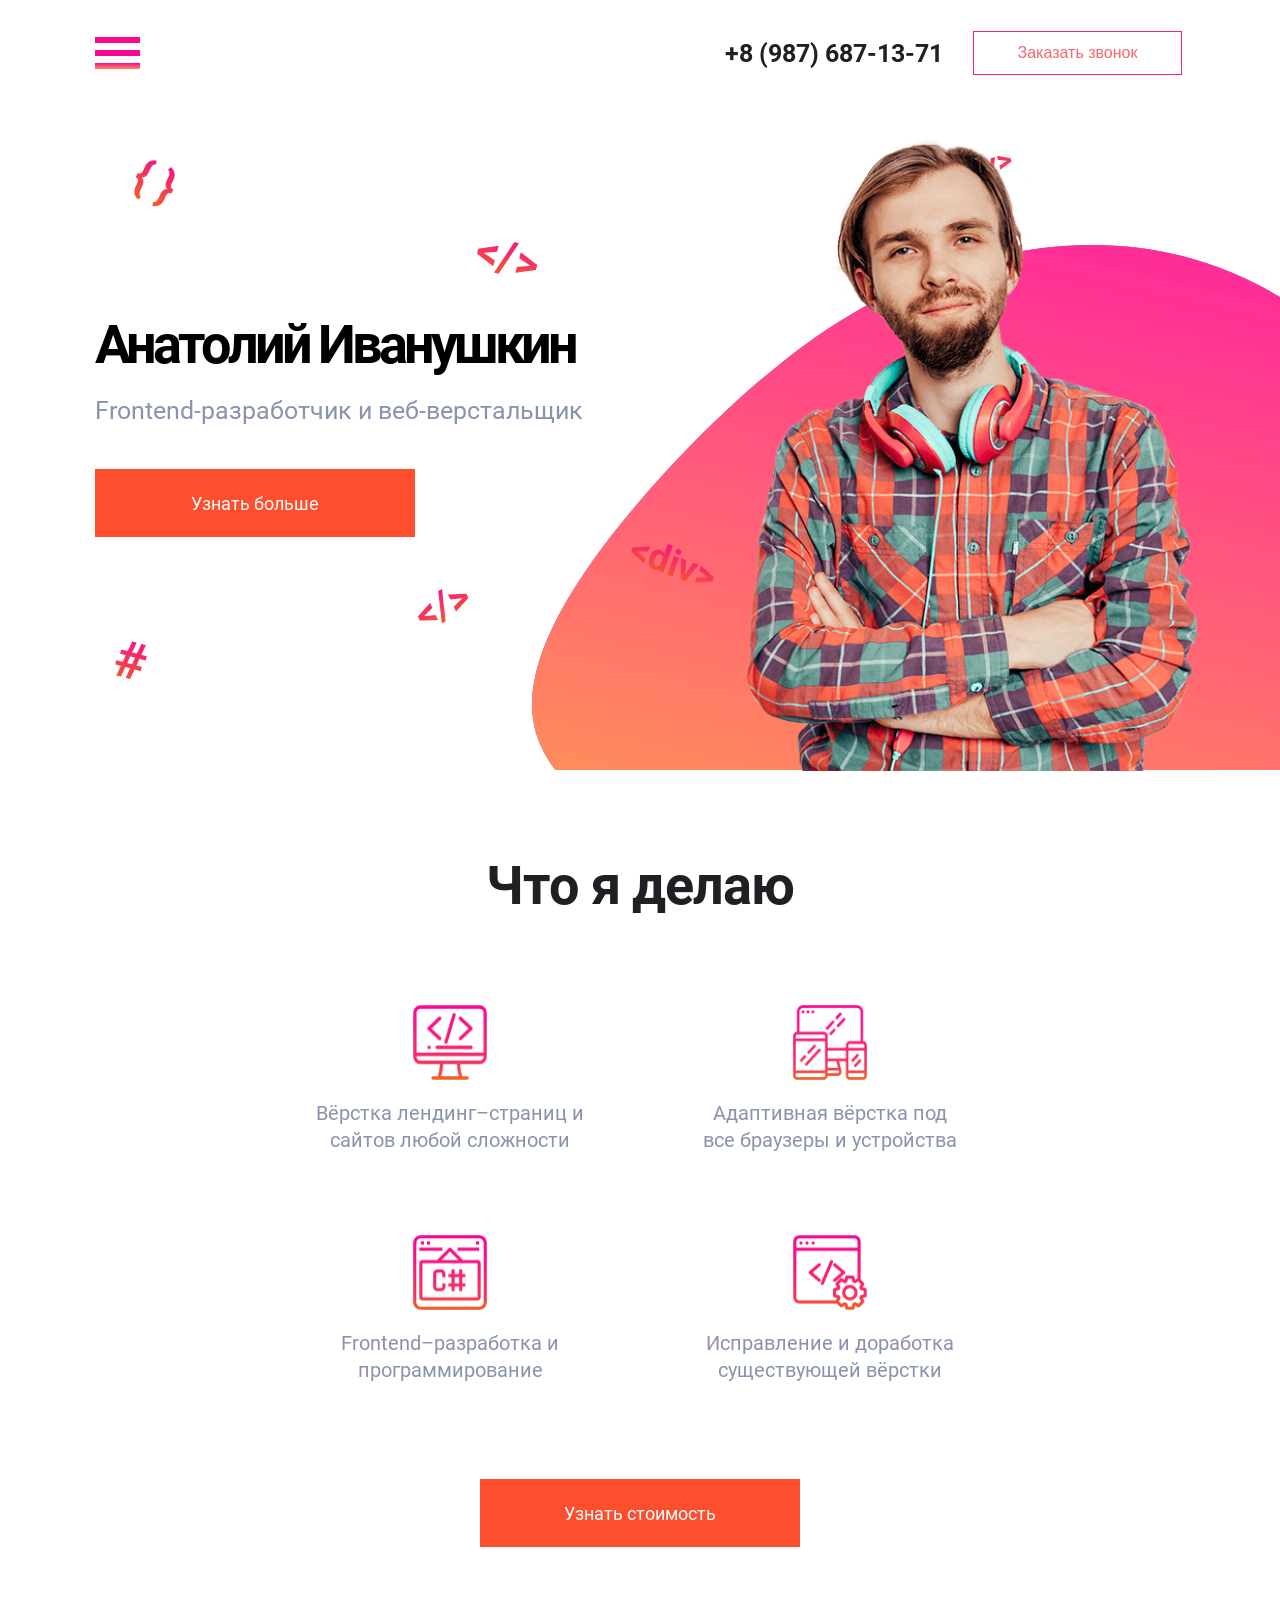
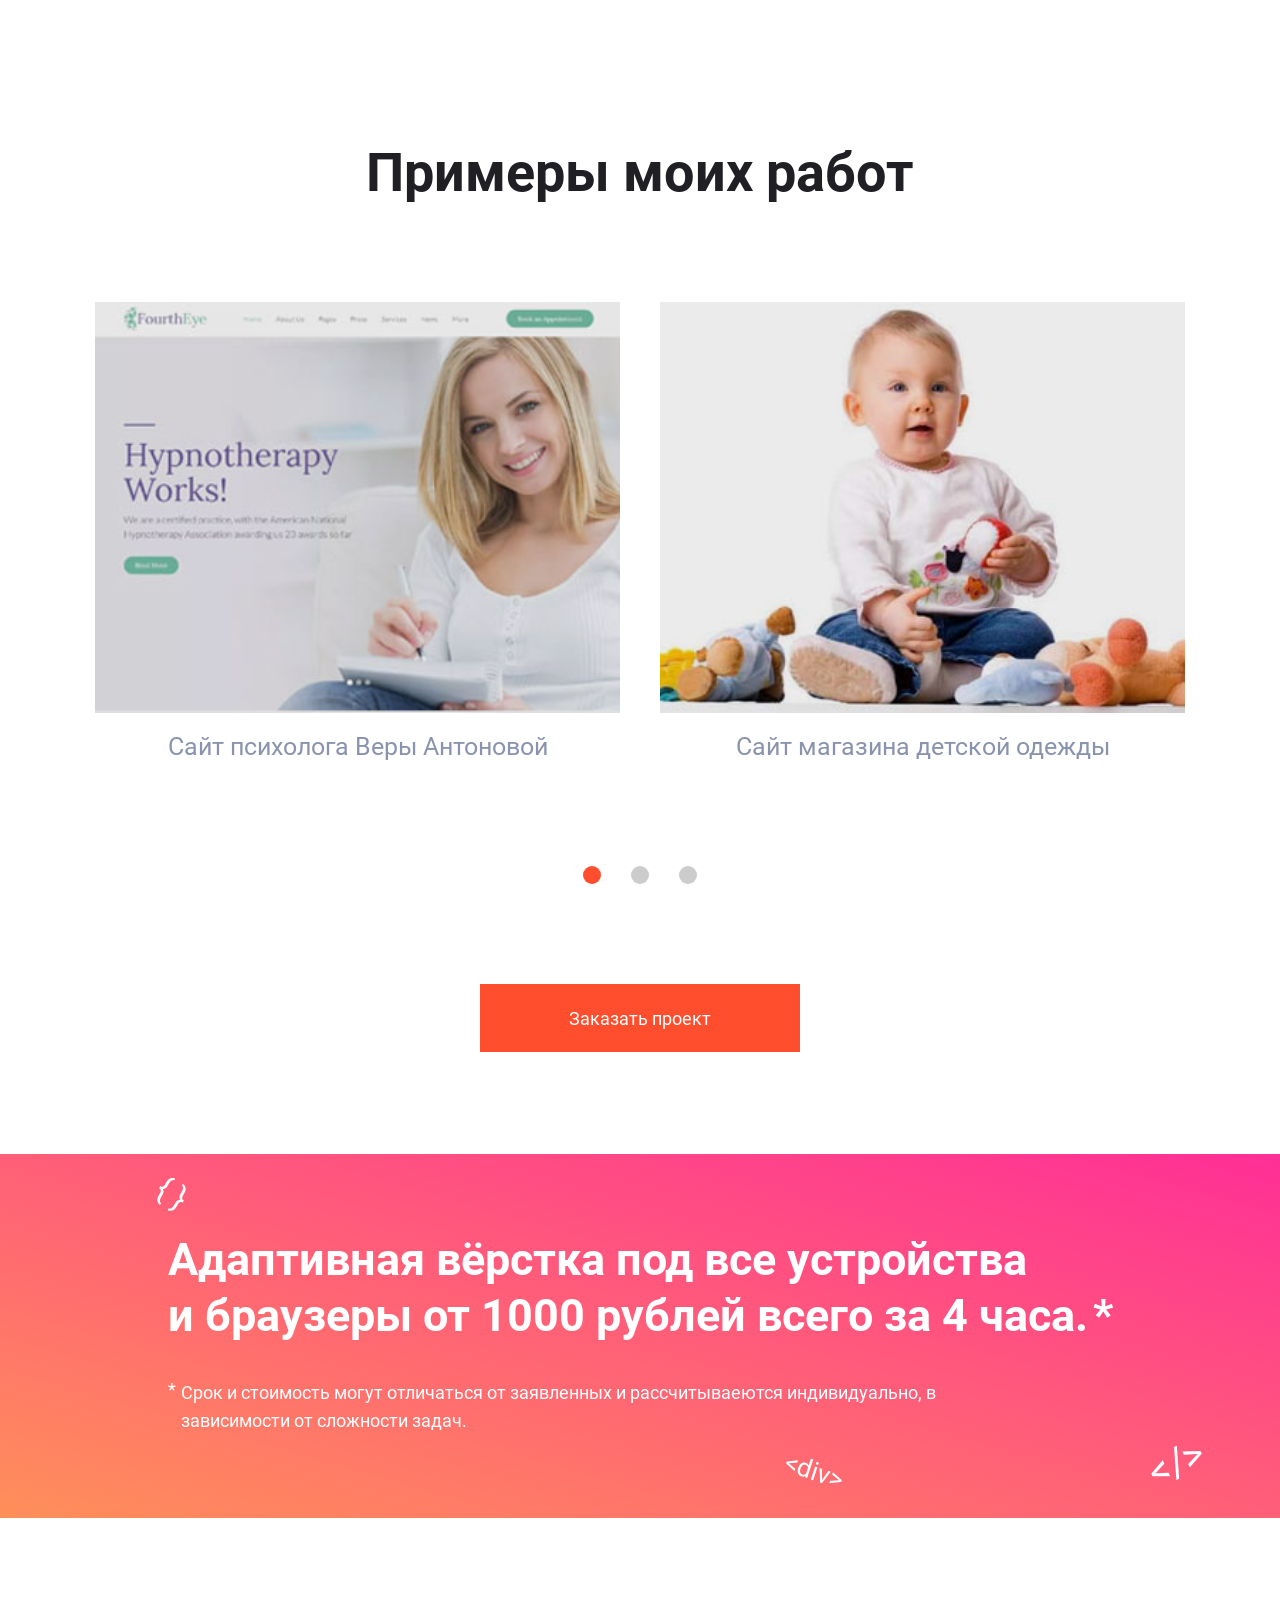
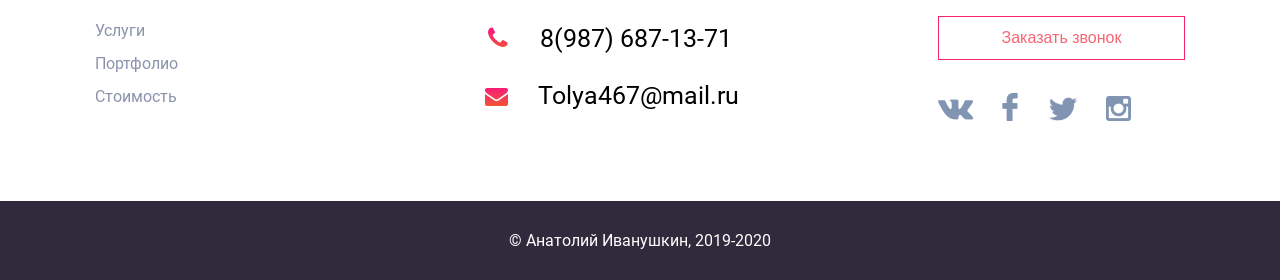
<file: index.html>
<!DOCTYPE html>
<html lang="ru">
<head>
  <meta charset="utf-8">
  <title>Верстка сайтов</title>
  <meta name="viewport" content="width=device-width, initial-scale=1">
  <link rel="stylesheet" type="text/css" href="sniper/swiper.min.css">
  <link rel="stylesheet" type="text/css" href="style.css">
</head>
<body>
  <header class="b-header container-box" id="header">
    <div class="b-header__inner ">
      <div class="b-burger-box b-burger-boxjs">
        <span class="b-burger"></span>
        <span class="b-burger"></span>
        <span class="b-burger"></span>
      </div>
      <nav class="b-nav    b-nav--mobil">
        <ul class="b-nav__list b-nav__list--mobil">
          <li class="b-nav__listed b-nav__listed--bottom"><a href="#skills" class=" b-nav__link  services-js nav" >Услуги</a></li>
          <li class="b-nav__listed b-nav__listed--bottom"><a href="#work" class="b-nav__link    portfolio-js nav">Портфолио</a></li>
          <li class="b-nav__listed b-nav__listed--bottom"><a href="#price" class=" b-nav__link  cost-js nav ">Стоимость</a></li>
        </ul>
        <div class="b-close-burger burger-close-js">
          <span class="b-close-burger__line b-close-burger__line--first"></span>
          <span class="b-close-burger__line b-close-burger__line--two"></span>
          </div>
        
      </nav>
      <div class="b-header__contact">
        <a href="tel:89876871371" class="b-tel">+8 (987) 687-13-71</a>
        <button type="submit" class="b-button b-button--hiden b-buttonjs">Заказать звонок</button>
      </div>
      <div class="b-form-block b-form-blockJs">
        <form class="b-form-block__form" action="mail.php"  method="POST">
          <input type="hidden" name="admin_email[]" value="tolya467@mail.ru">
          <input type="hidden" name="form_subject" value="Тема письма">
          <div class="b-form-block__close close-js">
            <span class="b-form-block__linear b-form-block__linear--first"></span>
            <span class="b-form-block__linear b-form-block__linear--two "></span>
          </div>
          <h3 class="b-form-block__legend">Заказать звонок</h3>
          <label for="name" class="b-form-block__label">Как к Вам обращатся?</label>
          <input type="text" name="name" id="name" class="b-form-block__name" placeholder="Анатолий Сергеевич" data-validate-field="name">
          <label for="number" class="b-form-block__label">Введете ваш номер телефона</label>
          <input type="tel" name="number" id="number" placeholder="+7 (987) 687-13-71"  class="b-form-block__number" data-validate-field="number">
          <div class="b-form-block__box">
            <button type="submit" class="b-form-block__submit link-fank" >Отправить</button>
            <button type="reset"  class="b-form-block__reset">Сброс</button>
          </div>
        </form>
      </div>
      <div class="overlay js-overlay-modal"></div>
      <div class="b-form-fank">
        <p class="b-form-fank__title">Спасибо за отправку</p>
          <a href="#header" class="b-form-fank__link">Вернуться обратно</a>
      </div>
      <div class="b-header__tel">
        <button class="b-button__tel b-buttonjs"><img src="img/telefonmobil.png" class="b-tel__img" alt="Телефон"></button>
      </div>
    </div>
  </header>
  <main class="b-main">
    <section class="b-aboutme container-box">
      <span class="b-icon b-icon--bracket">{&nbsp;}</span>
      <span class="b-icon b-icon--div">&lt;div&gt;</span>
      <span class="b-icon b-icon--lattice">#</span>
      <span class="b-icon b-icon--closing">&lt;/&gt;</span>
      <span class="b-icon b-icon--div-two">&lt;div&gt;</span>
      <span class="b-icon b-icon--closing-two">&lt;/&gt;</span>
      <div class="b-aboutme__block">
        <h1 class="b-aboutme__title">Анатолий&nbsp;Иванушкин</h1>
        <p class="b-aboutme__page">Frontend-разработчик и веб-верстальщик</p>
        <a href="#" class="link  about-me-js" >Узнать больше</a>
        </div>
      <div class="b-aboutme-modal">
          <h2>Немного о себе</h2>
          <p>Мне 25 лет. На данный момент прохожу курсы по верстке сайтов в Skillbox</p>
          <h2>Что я знаю и умею</h2>
          <ul>
            <li>HTML5</li>
            <li>CSS3</li>
            <li>Less</li>
            <li>Валидная и семантическая верстка</li>
            <li>Адаптивная верстка под любые устройсва</li>
            <li>БЭМ</li>
            <li>Mobile First</li>
            <li>Desktop First</li>
            <li>Git</li>
            <li>Photoshop</li>
            <li>Zeplin</li>
            <li>Основы JavaScript</li>
          </ul>
          <h2>Знаком с</h2>
          <ul>
          <li>twig</li>
          <li>pug</li>
        </ul>
          <button class="link link--width close-js">Закрыть</button>
        </div>
      <div class="b-aboutme__inner">
        <div class="b-aboutme__img-box">
          <img src="img/shutterstock.png" height="651" width="435" alt="Разработчик" class="b-aboutme__img">
        </div>
      </div>
      <picture class="b-aboutme__background">
        <source srcset="img/Ellipse3.svg" media="(max-width: 767px)">
        <source srcset="img/Ellipse2.svg" media="(max-width: 1360px)">
        <img src="img/Ellipse1.svg" class="b-aboutme__background-img" alt="Фон">
      </picture>
    </section>
    <section class="b-skills container-box">
      <h2 class="b-skills__title" id="skills">Что я делаю</h2>
      <div class="b-skills__wrap">
        <ul class="b-skills__listed">
          <li class="b-skills__work">
            <div class="b-skills__picture">
              <img src="img/tools-and-utensils.png" alt="Верстка" class="b-skills__img">
            </div>
            <p class="b-skills__page">Вёрстка лендинг–страниц и сайтов любой сложности</p>
          </li>
          <li class="b-skills__work">
            <div class="b-skills b-skills__picture">
              <img src="img/responsive.png" alt="" class="b-skills__img">
            </div>
            <p class=" b-skills__page">Адаптивная вёрстка под все браузеры и устройства</p>
          </li>
          <li class="b-skills__work">
            <div class="b-skills b-skills__picture">
              <img src="img/programming.png" alt="Frontend–разработка" class="b-skills__img">
            </div>
            <p class="  b-skills__page">Frontend–разработка и программирование</p>
          </li>
          <li class="b-skills__work">
            <div class="b-skills b-skills__picture">
              <img src="img/coding.png" height="74" width="74" alt="Исправление" class="b-skills__img">
            </div>
            <p class="b-skills__page">Исправление и доработка существующей вёрстки</p>
          </li>
        </ul>
      </div>
      <a href="#" class="link link--center link-price b-price-modal" id="price">Узнать стоимость</a>
      <section class="b-price">
        <h2>Цены</h2>
        <div class="b-price__wrapper">
        <figure class="b-price__figure">
          <img src="img/tools-and-utensils.png">
          <figcaption>Верстка лейдингов от 4000р*</figcaption>
        </figure>
        <figure class="b-price__figure">
          <img src="img/responsive.png">
          <figcaption class="b-price__figucaption">Адаптивная вёрстка под все браузеры и устройства от 800р*</figcaption>
        </figure>
        <figure class="b-price__figure">
          <img src="img/programming.png">
          <figcaption class="b-price__figucaption">Frontend–разработка и программирование от 5000р*</figcaption>
        </figure>
        <figure class="b-price__figure">
          <img src="img/coding.png">
          <figcaption class="b-price__figucaption">Исправление и доработка существующей вёрстки от 1000р*</figcaption>
        </figure>
      </div>
        <button class="link link--width close-js">Закрыть</button>
      </section>
    </section>
    <section class="b-examples  container-box" id="work">
      <h2 class="b-examples__subtitle">Примеры моих работ</h2>
      <button class="swiper-button-prev"></button>
      <button class="swiper-button-next"></button>
      <div class="swiper-container container-box">
        <div class="swiper-wrapper">
          <div class="swiper-slide card">
            <img src="img/work1.jpg" class="swiper-img" alt="Сайт психолога Веры Антоновой">
            <p class="swiper__page">Сайт психолога Веры Антоновой</p>
          </div>
          <div class="swiper-slide card">
            <img src="img/work2.jpg" class="swiper-img" alt="Сайт магазина детской одежды">
            <p class="swiper__page">Сайт магазина детской одежды</p>
          </div>
          <div class="swiper-slide card">
            <img src="img/work3.jpg" class="swiper-img" alt="Сайт магазина «Рыболов»">
            <p class="swiper__page">Сайт магазина «Рыболов»</p>
          </div>
        </div>
        <div class="swiper-pagination">
        </div>
      </div>
      <a class="link link--center b-order-modal ">Заказать проект</a>
      <div class="b-form-block-order b-form-block-order-js">
      <form class="b-form-block__form"  action="mail.php" enctype="multipart/form-data" method="post">
          <input type="hidden" name="admin_email[]" value="tolya467@mail.ru">
          <input type="hidden" name="form_subject" value="Тема письма">
          <div class="close-js">
            <span class="b-form-block__linear b-form-block__linear--first"></span>
            <span class="b-form-block__linear b-form-block__linear--two "></span>
          </div>
          <h3 class="b-form-block__legend b-form-block__legend--top">Оставьте заявку и я свяжусь с вами</h3>
          <label for="name" class="b-form-block__label">Введите ваше имя и фамилию</label>
          <input type="text" name="name" id="name_surname" class="b-form-order__name" placeholder="Анатолий Сергеевич">
          <label for="number" class="b-form-block__label">Введете ваш номер телефона</label>
          <input type="tel" name="number" id="phone" placeholder="+7 (987) 687-13-71"  class="b-form-order__number">
           <label  class="b-form-block__label">Оптправьте сообщение</label>
         <textarea class="b-textaria" name="text"></textarea>
          <div class="b-form-block__box">
            <button type="submit"  class="b-form-block__submit submit-text">Отправить</button>
            <button type="reset" class="b-form-block__reset">Сброс</button>
          </div>
        </form>
      </div>
    </section>
    <article class="b-advertising">
      <h2 class="b-advertising__title">Адаптивная вёрстка под все устройства  <br>и браузеры от 1000 рублей всего за 4 часа.</h2>
      <p class="b-advertising__page"> Срок и стоимость могут отличаться от заявленных и рассчитываеются индивидуально, в зависимости от сложности задач.</p>
      <span class="b-advertising__icon-one">{&nbsp;}</span>
      <span class="b-advertising__icon-two">&lt;div&gt;</span>
      <span class="b-advertising__icon-free">#</span>
      <span class="b-advertising__icon-four ">&lt;/&gt;</span>
      <span class="b-advertising__icon-five">&lt;div&gt;</span>
      <span class="b-advertising__icon-six">&lt;/&gt;</span>
    </article>
  </main>
  <footer class="b-footer">
    <div class="footer__wrap container-box">
      <nav class="b-nav">
        <ul class="b-nav__list b-nav__list--derection">
          <li class="b-nav__listed"><a href="#skills" class="b-nav__link b-nav__link--color">Услуги</a></li>
          <li class="b-nav__listed"><a href="#price" class="b-nav__link b-nav__link--color">Портфолио</a></li>
          <li class="b-nav__listed"><a href="#work" class="b-nav__link b-nav__link--color">Стоимость</a></li>
        </ul>
      </nav>
      <div class="b-footer__contact ">
        <a href="tel:89876871371" class="b-footer__number icon-phone">8(987) 687-13-71</a>
        <a href="mailto:tolya467@mail.ru" class="b-footer__mail icon-mail-alt">Tolya467@mail.ru</a>
      </div>
      <div class="b-footer__inner">
        <button class="b-button b-button--style b-button--position b-buttonjs">Заказать звонок</button>
        <ul class="b-social">
          <li class=" b-social__list">
            <a href="https://vk.com/id75856884" target="blank"  class="b-social__link b-social__link--vk"></a>
          </li>
          <li class="b-social__list">
            <a href="https://www.facebook.com/" target="balnk"  class="b-social__link b-social__link--fac"></a>
          </li>
          <li class="b-social__list">
            <a href="https://twitter.com/explore" target="blank" class="b-social__link b-social__link--twit"></a>
          </li>
          <li class="b-social__list">
            <a href="https://www.instagram.com/anatoliy.ivan94/" target="blank"   class="b-social__link b-social__link--inst"></a>
          </li>
        </ul>
    </div>
  </div>
    <div class="b-footer__end">
      <p class="b-footer__text">&copy; Анатолий Иванушкин, 2019-2020</p>
    </div>
  </footer>
  <script src="sniper/swiper.min.js"></script>
  <script src="Js/jquery-3.5.1.min.js"></script>
  <script src="mask/jquery.inputmask.min.js"></script>
  <script src="validation/jquery.validate.min.js"></script>
  <script src="Js/slider.js"></script>
  <script src="Js/jq.js"></script>
</body>
</html>
</file>
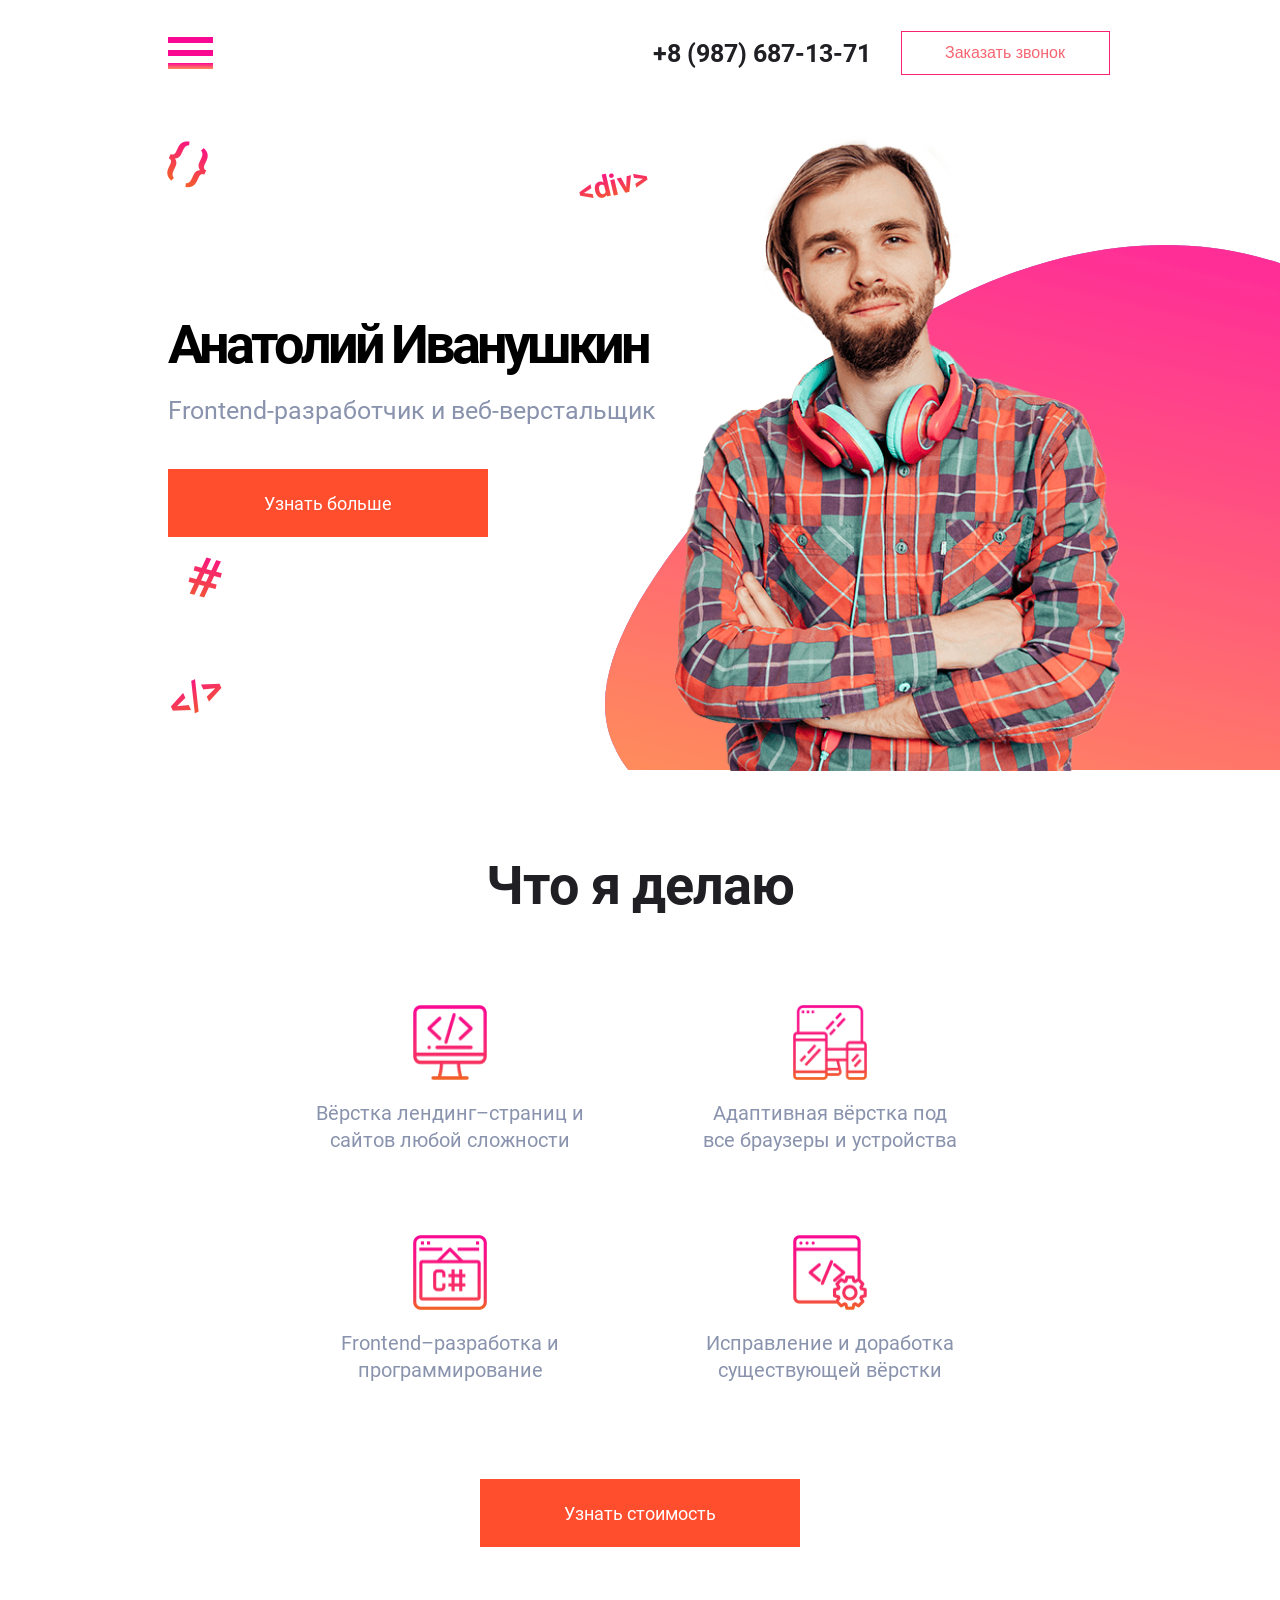
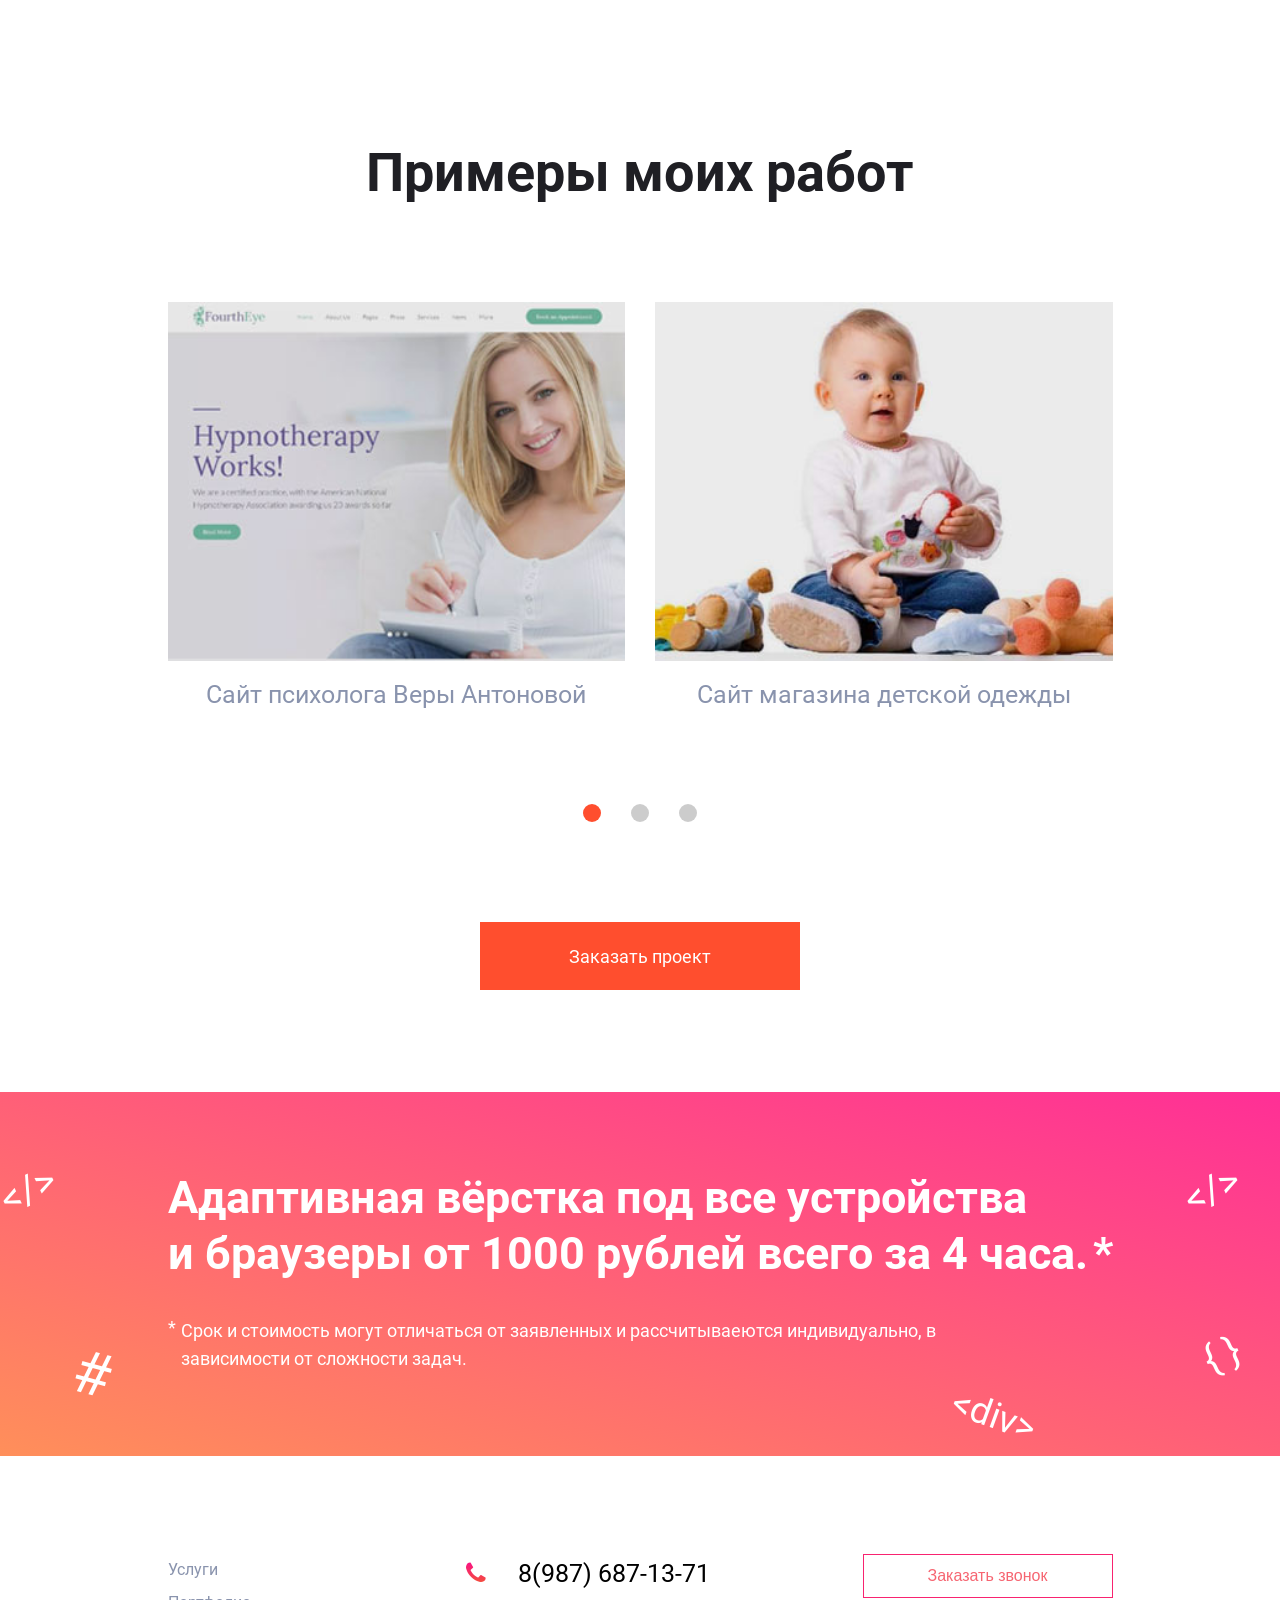
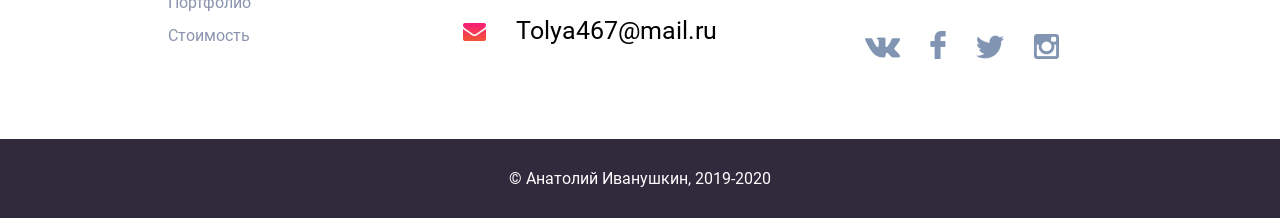
<file: Верстка дипломного проекта/index.html>
<!DOCTYPE html>
<html lang="ru">
<head>
  <meta charset="utf-8">
  <title>Мой сайт</title>
  <meta name="viewport" content="width=device-width, initial-scale=1">
  <link rel="stylesheet" type="text/css" href="sniper/swiper.min.css">
  <link rel="stylesheet" type="text/css" href="style.css">
</head>
<body>
  <header class="b-header container-box">
    <div class="b-header__inner ">
      <div class="b-burger-box b-burger-boxjs">
        <span class="b-burger"></span>
        <span class="b-burger"></span>
        <span class="b-burger"></span>
      </div>
      <nav class="b-nav   b-nav--hidden b-nav--mobil b-header__navjs ">
        <ul class="b-nav__list b-nav__list--mobil">
          <li class="b-nav__listed b-nav__listed--bottom"><a href="#1" class=" b-nav__link services-js">Услуги</a></li>
          <li class="b-nav__listed b-nav__listed--bottom"><a href="#2" class="b-nav__link portfolio-js ">Портфолио</a></li>
          <li class="b-nav__listed b-nav__listed--bottom"><a href="#3" class="b-nav__link  cost-js">Стоимость</a></li>
        </ul>

        <div class="b-close-burger">
          <span class="b-close-burger__line b-close-burger__line--first"></span>
          <span class="b-close-burger__line b-close-burger__line--two"></span>
        </div>
      </nav>
      <div class="b-header__contact">
        <a href="tel:89876871371" class="b-tel">+8 (987) 687-13-71</a>
        <button type="submit" class="b-button b-button--hiden b-buttonjs">Заказать звонок</button>
      </div>
      <div class="b-form-block b-form-blockJs">
        <form class="b-form-block__form">
          <div class="b-form-block__close">
            <span class="b-form-block__linear b-form-block__linear--first"></span>
            <span class="b-form-block__linear b-form-block__linear--two "></span>
          </div>
          <h3 class="b-form-block__legend">Заказать звонок</h3>
          <label for="name" class="b-form-block__label">Как к Вам обращатся?</label>
          <input type="text" name="name" id="name" class="b-form-block__name" placeholder="Анатолий Сергеевич">
          <label for="number" class="b-form-block__label">Введете ваш номер телефона</label>
          <input type="tel" name="number" id="number" placeholder="+7 (987) 687-13-71" pattern="\+7\s?[\(]{0,1}9[0-9]{2}[\)]{0,1}\s?\d{3}[-]" class="b-form-block__number">
          <div class="b-form-block__box">
            <input type="submit" value="Отправить" class="b-form-block__submit">
            <input type="reset" value="Сброс" class="b-form-block__reset">
          </div>
        </form>
      </div>
      <div class="overlay js-overlay-modal"></div>
      <div class="b-header__tel">
        <button class="b-button__tel b-buttonjs-mobil"><img src="img/telefonmobil.png" class="b-tel__img" alt="Телефон"></button>
      </div>
    </div>
  </header>
  <main class="b-main">
    <section class="b-aboutme container-box">
      <span class="b-icon b-icon--bracket">{&nbsp;}</span>
      <span class="b-icon b-icon--div">&lt;div&gt;</span>
      <span class="b-icon b-icon--lattice">#</span>
      <span class="b-icon b-icon--closing">&lt;/&gt;</span>
      <span class="b-icon b-icon--div-two">&lt;div&gt;</span>
      <span class="b-icon b-icon--closing-two">&lt;/&gt;</span>
      <div class="b-aboutme__block">
        <h1 class="b-aboutme__title">Анатолий&nbsp;Иванушкин</h1>
        <p class="b-aboutme__page">Frontend-разработчик и веб-верстальщик</p>
        <a href="#" class="link  about-me__js" >Узнать больше</a>
        </div>
      <div class="b-aboutme-modal">
          <h2>Немного о себе</h2>
          <p>Мне 25 лет. На данный момент прохожу курсы по верстке сайтов в Skillbox</p>
          <h2>Что я знаю и умею</h2>
          <ul>
            <li>HTML5</li>
            <li>CSS3</li>
            <li>Less</li>
            <li>Валидная и семантическая верстка</li>
            <li>Адаптивная верстка под любые устройсва</li>
            <li>БЭМ</li>
            <li>Mobile First</li>
            <li>Desktop First</li>
            <li>Git</li>
            <li>Photoshop</li>
            <li>Zeplin</li>
            <li>Основы JavaScript</li>
          </ul>
          <h2>Знаком с</h2>
          <ul>
          <li>twig</li>
          <li>pug</li>
        </ul>
          <button class="b-aboutme-modal__close link link--width">Закрыть</button>
          <div class="overlay js-overlay-modal"></div>
        </div>
      <div class="b-aboutme__inner">
        <div class="b-aboutme__img-box">
          <img src="img/shutterstock.png" height="651" width="435" alt="Разработчик" class="b-aboutme__img">
        </div>
      </div>
      <picture class="b-aboutme__background">
        <source srcset="img/Ellipse3.svg" media="(max-width: 767px)">
        <source srcset="img/Ellipse2.svg" media="(max-width: 1360px)">
        <img src="img/Ellipse1.svg" class="b-aboutme__background-img" alt="Фон">
      </picture>
    </section>
    <section class="b-skills container-box">
      <h2 class="b-skills__title" id="1">Что я делаю</h2>
      <div class="b-skills__wrap">
        <ul class="b-skills__listed">
          <li class="b-skills__work">
            <div class="b-skills__picture">
              <img src="img/tools-and-utensils.png" alt="Верстка" class="b-skills__img">
            </div>
            <p class="b-skills__page">Вёрстка лендинг–страниц и сайтов любой сложности</p>
          </li>
          <li class="b-skills__work">
            <div class="b-skills b-skills__picture">
              <img src="img/responsive.png" alt="" class="b-skills__img">
            </div>
            <p class=" b-skills__page">Адаптивная вёрстка под все браузеры и устройства</p>
          </li>
          <li class="b-skills__work">
            <div class="b-skills b-skills__picture">
              <img src="img/programming.png" alt="Frontend–разработка" class="b-skills__img">
            </div>
            <p class="  b-skills__page">Frontend–разработка и программирование</p>
          </li>
          <li class="b-skills__work">
            <div class="b-skills b-skills__picture">
              <img src="img/coding.png" height="74" width="74" alt="Исправление" class="b-skills__img">
            </div>
            <p class="b-skills__page">Исправление и доработка существующей вёрстки</p>
          </li>
        </ul>
      </div>
      <a href="#" class="link link--center link-price-js" id="3">Узнать стоимость</a>
      <section class="b-price">
        <h2>Цены</h2>
        <div class="b-price__wrapper">
        <figure class="b-price__figure">
          <img src="img/tools-and-utensils.png">
          <figcaption>Верстка лейдингов от 4000р*</figcaption>
        </figure>
        <figure class="b-price__figure">
          <img src="img/responsive.png">
          <figcaption class="b-price__figucaption">Адаптивная вёрстка под все браузеры и устройства от 800р*</figcaption>
        </figure>
        <figure class="b-price__figure">
          <img src="img/programming.png">
          <figcaption class="b-price__figucaption">Frontend–разработка и программирование от 5000р*</figcaption>
        </figure>
        <figure class="b-price__figure">
          <img src="img/coding.png">
          <figcaption class="b-price__figucaption">Исправление и доработка существующей вёрстки от 1000р*</figcaption>
        </figure>
      </div>
        <button class="b-button-price-js link link--width">Закрыть</button>
        <div class="overlay js-overlay-modal"></div>
      </section>
    </section>
    <section class="b-examples container-box" id="2">
      <h2 class="b-examples__subtitle">Примеры моих работ</h2>
      <button class="swiper-button-prev"></button>
      <button class="swiper-button-next"></button>
      <div class="swiper-container container-box">
        <div class="swiper-wrapper">
          <div class="swiper-slide card">
            <img src="img/work1.jpg" class="swiper-img" alt="Сайт психолога Веры Антоновой">
            <p class="swiper__page">Сайт психолога Веры Антоновой</p>
          </div>
          <div class="swiper-slide card">
            <img src="img/work2.jpg" class="swiper-img" alt="Сайт магазина детской одежды">
            <p class="swiper__page">Сайт магазина детской одежды</p>
          </div>
          <div class="swiper-slide card">
            <img src="img/work3.jpg" class="swiper-img" alt="Сайт магазина «Рыболов»">
            <p class="swiper__page">Сайт магазина «Рыболов»</p>
          </div>
        </div>
        <div class="swiper-pagination">
        </div>
      </div>
      <a class="link link--center link__js">Заказать проект</a>
      <div class="b-form-block-order b-form-block-order-js">
      <form class="b-form-block__form">
          <div class="b-form-order__close">
            <span class="b-form-block__linear b-form-block__linear--first"></span>
            <span class="b-form-block__linear b-form-block__linear--two "></span>
          </div>
          <h3 class="b-form-block__legend b-form-block__legend--top">Прикрепите ваше ТЗ и дизайн сайта</h3>
          <label for="name" class="b-form-block__label">Введите ваше имя и фамилию</label>
          <input type="text" name="name" id="name_surname" class="b-form-block__name" placeholder="Анатолий Сергеевич">
          <label for="number" class="b-form-block__label">Введете ваш номер телефона</label>
          <input type="tel" name="number" id="phone" placeholder="+7 (987) 687-13-71"  class="b-form-block__number">
          <label> 
            <span>ТЗ</span>
          <input type="file" name="file">
          </label>
          <label> 
            <span>Дизайн сайта</span>
          <input type="file" name="file">
          </label>
          <div class="b-form-block__box">
            <input type="submit" value="Отправить" class="b-form-block__submit">
            <input type="reset" value="Сброс" class="b-form-block__reset">
          </div>
        </form>
      </div>
    </section>
    <article class="b-advertising">
      <h2 class="b-advertising__title">Адаптивная вёрстка под все устройства  <br>и браузеры от 1000 рублей всего за 4 часа.</h2>
      <p class="b-advertising__page"> Срок и стоимость могут отличаться от заявленных и рассчитываеются индивидуально, в зависимости от сложности задач.</p>
      <span class="b-advertising__icon b-advertising__icon--bracket">{&nbsp;}</span>
      <span class="b-advertising__icon b-advertising__icon--div">&lt;div&gt;</span>
      <span class="b-advertising__icon b-advertising__icon--lattice">#</span>
      <span class="b-advertising__icon b-advertising__icon--closing">&lt;/&gt;</span>
      <span class="b-advertising__icon b-advertising__icon--div-two">&lt;div&gt;</span>
      <span class="b-advertising__icon b-advertising__icon--closing-two">&lt;/&gt;</span>
    </article>
  </main>
  <footer class="b-footer">
    <div class="footer__wrap container-box">
      <nav class="b-nav">
        <ul class="b-nav__list b-nav__list--derection">
          <li class="b-nav__listed"><a href="#" class="b-nav__link b-nav__link--color">Услуги</a></li>
          <li class="b-nav__listed"><a href="#" class="b-nav__link b-nav__link--color">Портфолио</a></li>
          <li class="b-nav__listed"><a href="#" class="b-nav__link b-nav__link--color">Стоимость</a></li>
        </ul>
      </nav>
      <section class="b-footer__contact ">
        <a href="tel:89876871371" class="b-footer__number icon-phone">8(987) 687-13-71</a>
        <a href="mailto:tolya467@mail.ru" class="b-footer__mail icon-mail-alt">Tolya467@mail.ru</a>
      </section>
      <div class="b-footer__inner">
        <button class="b-button b-button--width b-button--position b-buttonjs-footer">Заказать звонок</button>
        <ul class="b-social">
          <li class=" b-social__list">
            <a href="https://vk.com/id75856884" class="b-social__link b-social__link--vk"></a>
          </li>
          <li class="b-social__list">
            <a href="#" class="b-social__link b-social__link--fac"></a>
          </li>
          <li class="b-social__list">
            <a href="#" class="b-social__link b-social__link--twit"></a>
          </li>
          <li class="b-social__list">
            <a href="#" class="b-social__link b-social__link--inst"></a>
          </li>
        </ul>
    </div>
  </div>
    <div class="b-footer__end">
      <p class="b-footer__text">&copy; Анатолий Иванушкин, 2019-2020</p>
    </div>
  </footer>
  <script src="sniper/swiper.min.js"></script>
  <script src="jquery-3.5.1.min.js"></script>
  <script src="mask/jquery.inputmask.min.js"></script>
  <script src="jquery.validate.min.js"></script>
  <script src="slider.js"></script>
  <script src="mask.js"></script>
  <script src="javascript.js"></script>
</body>
</html>
</file>
<file: style.css>
/* roboto-regular - latin_cyrillic */
@font-face {
  font-family: 'Roboto';
  font-style: normal;
  font-weight: 400;
  src: url('fonts/roboto-v20-latin_cyrillic-regular.eot'); /* IE9 Compat Modes */
  src: local('Roboto'), local('Roboto-Regular'),
       url('fonts/roboto-v20-latin_cyrillic-regular.eot?#iefix') format('embedded-opentype'), /* IE6-IE8 */
       url('fonts/roboto-v20-latin_cyrillic-regular.woff2') format('woff2'), /* Super Modern Browsers */
       url('fonts/roboto-v20-latin_cyrillic-regular.woff') format('woff'), /* Modern Browsers */
       url('fonts/roboto-v20-latin_cyrillic-regular.ttf') format('truetype'), /* Safari, Android, iOS */
       url('fonts/roboto-v20-latin_cyrillic-regular.svg#Roboto') format('svg'); /* Legacy iOS */
}

/* roboto-500 - latin_cyrillic */
@font-face {
  font-family: 'Roboto';
  font-style: normal;
  font-weight: 500;
  src: url('fonts/roboto-v20-latin_cyrillic-500.eot'); /* IE9 Compat Modes */
  src: local('Roboto Medium'), local('Roboto-Medium'),
       url('fonts/roboto-v20-latin_cyrillic-500.eot?#iefix') format('embedded-opentype'), /* IE6-IE8 */
       url('fonts/roboto-v20-latin_cyrillic-500.woff2') format('woff2'), /* Super Modern Browsers */
       url('fonts/roboto-v20-latin_cyrillic-500.woff') format('woff'), /* Modern Browsers */
       url('fonts/roboto-v20-latin_cyrillic-500.ttf') format('truetype'), /* Safari, Android, iOS */
       url('fonts/roboto-v20-latin_cyrillic-500.svg#Roboto') format('svg'); /* Legacy iOS */
}

/* roboto-700 - latin_cyrillic */
@font-face {
  font-family: 'Roboto';
  font-style: normal;
  font-weight: 700;
  src: url('fonts/roboto-v20-latin_cyrillic-700.eot'); /* IE9 Compat Modes */
  src: local('Roboto Bold'), local('Roboto-Bold'),
       url('fonts/roboto-v20-latin_cyrillic-700.eot') format('embedded-opentype'), /* IE6-IE8 */
       url('fonts/roboto-v20-latin_cyrillic-700.woff2') format('woff2'), /* Super Modern Browsers */
       url('fonts/roboto-v20-latin_cyrillic-700.woff') format('woff'), /* Modern Browsers */
       url('fonts/roboto-v20-latin_cyrillic-700.ttf') format('truetype'), /* Safari, Android, iOS */
       url('fonts/roboto-v20-latin_cyrillic-700.svg#Roboto') format('svg'); /* Legacy iOS */
}

/* roboto-900 - latin_cyrillic */
@font-face {
  font-family: 'Roboto';
  font-style: normal;
  font-weight: 900;
  src: url('fonts/roboto-v20-latin_cyrillic-900.eot'); /* IE9 Compat Modes */
  src: local('Roboto Black'), local('Roboto-Black'),
       url('fonts/roboto-v20-latin_cyrillic-900.eot?#iefix') format('embedded-opentype'), /* IE6-IE8 */
       url('fonts/roboto-v20-latin_cyrillic-900.woff2') format('woff2'), /* Super Modern Browsers */
       url('fonts/roboto-v20-latin_cyrillic-900.woff') format('woff'), /* Modern Browsers */
       url('fonts/roboto-v20-latin_cyrillic-900.ttf') format('truetype'), /* Safari, Android, iOS */
       url('fonts/roboto-v20-latin_cyrillic-900.svg#Roboto') format('svg'); /* Legacy iOS */
}

@font-face {
  font-family: 'fontello';
  src: url('./font/fontello.eot?14354175');
  src: url('./font/fontello.eot?14354175#iefix') format('embedded-opentype'),
       url('./font/fontello.woff2?14354175') format('woff2'),
       url('./font/fontello.woff?14354175') format('woff'),
       url('./font/fontello.ttf?14354175') format('truetype'),
       url('./font/fontello.svg?14354175#fontello') format('svg');
  font-weight: normal;
  font-style: normal;
}

 [class^="icon-"]:before, [class*=" icon-"]:before {
  font-family: "fontello";
  font-style: normal;
  font-weight: normal;
  speak: none;
 
  display: inline-block;
  text-decoration: inherit;
  width: 1em;
  margin-right: .2em;
  text-align: center;
  /* opacity: .8; */
 
  /* For safety - reset parent styles, that can break glyph codes*/
  font-variant: normal;
  text-transform: none;
 
  /* fix buttons height, for twitter bootstrap */
  line-height: 1em;
 
  /* Animation center compensation - margins should be symmetric */
  /* remove if not needed */
  margin-left: .2em;
 
  /* you can be more comfortable with increased icons size */
  /* font-size: 120%; */
 
  /* Font smoothing. That was taken from TWBS */
  -webkit-font-smoothing: antialiased;
  -moz-osx-font-smoothing: grayscale;
 
  /* Uncomment for 3D effect */
  /* text-shadow: 1px 1px 1px rgba(127, 127, 127, 0.3); */
}
 
.icon-phone:before { content: '\e800'; } /* '' */
.icon-mail-alt:before { content: '\f0e0'; } /* '' */


* {
  margin: 0;
  padding: 0;
  -webkit-box-sizing: border-box;
          box-sizing: border-box;
  
}
 
body {
  font-family: 'Roboto', sans-serif;
  min-width: 320px;
  width: 100%;
  overflow-x: hidden;
}

main {
  overflow: hidden;
}

a {
  text-decoration: none;
}

ul {
  list-style: none;
}

h1,
h2,
h3,
h4,
h5,
h6 {
  margin: 0;
}

h2 {
  font-size:30px;
  color: #1f1f24;
}

button {
  cursor: pointer;
  border: none;
  background-color: transparent;
  font-size: 16px;
}
/* Адаптация формы под iphone */
input[type=text], input[type=submit], input[type=reset], input[type=file], textarea{
  -webkit-appearance: none;
} 

input {
  border: none;
  border:1px solid #82b2a8;
  margin-bottom: 15px;

}


.disable-scroll {
  position: relative;
  overflow: hidden;
  height: 100vh;
  position: fixed;
  left: 0;
  top: 0;
  width: 100%;
}
/* CONTAINER */
.container-box {
  max-width: 1170px;
  margin:0 auto;

}

/* FORM */
.b-form-block {
    color: #f82370;
    z-index: 100;
    padding: 20px 30px;
    background-color: #fff;
    position: fixed;
    top: 50%;
    left: 50%;
    -webkit-transform: translate(-50%, -50%);
        -ms-transform: translate(-50%, -50%);
            transform: translate(-50%, -50%);
    display:none;
  }

.b-form-block__form {
  display:-webkit-box;
  display:-ms-flexbox;
  display:flex;
  -webkit-box-orient:vertical;
  -webkit-box-direction:normal;
      -ms-flex-direction:column;
          flex-direction:column;
  font-size: 30px;
  text-align: center;
  position: relative;
}

.b-form-block__close {
  cursor: pointer;
}

.b-form-block__linear::before {
  content: "";
  display:inline-block;
  width: 30px;
  height: 3px;
  background-color:  #f82370;
}

.b-form-block__linear:hover::before {
  background-color:#ff4e2e;
}

.b-form-block__linear--first {
  -webkit-transform: rotate(45deg);
      -ms-transform: rotate(45deg);
          transform: rotate(45deg);
  display: inline-block;
  position: absolute;
  right: -14px;
}

.b-form-block__linear--two {
  -webkit-transform: rotate(-45deg);
      -ms-transform: rotate(-45deg);
          transform: rotate(-45deg);
  display: inline-block;
  position: absolute;
  right: 0;

}

.b-form-block__legend {
  margin-bottom: 30px;
  font-weight: bold;
}

.b-form-block__legend--top {
  padding-top: 50px;
}
.b-form-block__label {
  margin-bottom: 15px;
}

.b-form-block__name,.b-form-block__number {
  font-size: 30px;
  padding-top: 10px;
  padding-bottom: 10px;
  padding-left: 10px;
}

.b-form-block__name::-webkit-input-placeholder {
  color:rgba(255, 69, 0, 0.5);
}

.b-form-block__name::-moz-placeholder {
  color:rgba(255, 69, 0, 0.5);
}

.b-form-block__name:-ms-input-placeholder {
  color:rgba(255, 69, 0, 0.5);
}

.b-form-block__name::-ms-input-placeholder {
  color:rgba(255, 69, 0, 0.5);
}

.b-form-block__name::placeholder {
  color:rgba(255, 69, 0, 0.5);
}

.b-form-block__number::-webkit-input-placeholder {
  color:rgba(255, 69, 0, 0.5);

}

.b-form-block__number::-moz-placeholder {
  color:rgba(255, 69, 0, 0.5);

}

.b-form-block__number:-ms-input-placeholder {
  color:rgba(255, 69, 0, 0.5);

}

.b-form-block__number::-ms-input-placeholder {
  color:rgba(255, 69, 0, 0.5);

}

.b-form-block__number::placeholder {
  color:rgba(255, 69, 0, 0.5);

}

.b-form-block__number,.b-form-block__name {
  color:#ff4e2e;

}

.b-form-order__name,.b-form-order__number {
  color:#ff4e2e;
  font-size: 30px;
  padding-top: 10px;
  padding-bottom: 10px;
  padding-left: 10px;
}

.b-form-order__name::placeholder {
  color:rgba(255, 69, 0, 0.5);
}

.b-form-order__number::placeholder  {
  color:rgba(255, 69, 0, 0.5);
}

.b-form-block__submit {
  display:inline-block;
  width: 250px;
  background-color:#f82370;
  border: solid 1px #f82370;;
  color: #fff;
  max-height: 45px;
  padding-top: 12px;
  padding-bottom: 12px;
  margin-bottom: 10px;
  font-size: 20px;
  -webkit-transition: 0.35s;
  -o-transition: 0.35s;
  transition: 0.35s;

}

.b-form-block__submit:hover {
  background-color: #fff;
  color:#ff4e2e;
  border: 1px solid #ff4e2e;
}

.b-form-block__reset {
  display:inline-block;
  font-size: 20px;
  width: 250px;
  background-color:#f82370;
  border: solid 1px #f82370;
  color: #fff;
  max-height: 45px;
  padding-top: 12px;
  padding-bottom: 12px;
  -webkit-transition: 0.35s;
  -o-transition: 0.35s;
  transition: 0.35s;
}

.error {
  margin: 0 auto;
  padding-bottom: 5px;
  margin-bottom: 10px;
  color:#BF3FA9;
}

.b-form-block__reset:hover {
  background-color: #fff;
  color:#ff4e2e;
  border: 1px solid #ff4e2e;
  
}

.b-textaria {
  width: 100%;
  height: 70px;
  font-size: 25px;
  color:#ff4e2e;


}
/* Подложка под модальное окно формы */
  .overlay {
   position: fixed;
   top: 0;
   left: 0;
   width: 100%;
   height: 100%;
   background: -webkit-gradient(linear, right top, left bottom, from(rgba(255, 51, 135, 0.7)), to(rgba(255, 143, 90, 0.7)));
   background: -o-linear-gradient(top right, rgba(255, 51, 135, 0.7), rgba(255, 143, 90, 0.7));
   background: linear-gradient(to bottom left, rgba(255, 51, 135, 0.7), rgba(255, 143, 90, 0.7));
   z-index: 20;
   -webkit-transition: .3s all;
   -o-transition: .3s all;
   transition: .3s all;
   z-index: 30;
   display:none;
}

.b-form-block-order {
   color: #f82370;
  z-index: 50;
  padding: 20px 30px;
  background-color: #fff;
  position: fixed;
  top: 50%;
  left: 50%;
  -webkit-transform: translate(-50%, -50%);
      -ms-transform: translate(-50%, -50%);
          transform: translate(-50%, -50%);
  display:none;
}

.b-form-order__close {
  cursor: pointer;
}

/*BUTTON*/


.b-button-mobile {
  width: 12px;
  height: 10px;
  background-color: #ebebeb;
  border-radius: 50%;
  margin-left: 5px;
  outline: none;
 
}

.b-button {
  display:block;
  width: 209px;
  background-color:#fff;
  border: solid 1px #f82370;
  color: #f66571;
  max-height: 45px;
  padding-top: 12px;
  padding-bottom: 12px;
  -webkit-transition: 0.35s;
  -o-transition: 0.35s;
  transition: 0.35s;
}

.b-button:hover {
  color:#fff;
  background-color: #f82370; 
}

.b-button-mobile:hover {
   cursor: pointer;
   background-color: #ff4e2e;
}

.b-button--width {
  width: 250px;
}


/*HEADER */
.b-header {
  padding-top:30px;
}

.b-header__inner {
  display: -webkit-box;
  display: -ms-flexbox;
  display: flex;
  -webkit-box-pack: justify;
      -ms-flex-pack: justify;
          justify-content: space-between;
  -webkit-box-align: center;
      -ms-flex-align: center;
          align-items: center;
  width: 100%;
  max-width: 1170px;
  margin:  0 auto;
}

.b-burger-box {
  cursor: pointer;
  display: none;
}

.b-burger {
  display: none;
  width: 45px;
  height: 6px;
  margin-bottom: 4px;
  background-color: #fa0891;
}

.b-burger:last-child {
  background: -webkit-gradient(linear, left top, left bottom, from(#fa0891), to(#ff8f5a));
  background: -o-linear-gradient(top, #fa0891, #ff8f5a);
  background: linear-gradient(to bottom, #fa0891, #ff8f5a);
}

.b-nav {
  display: -webkit-box;
  display: -ms-flexbox;
  display: flex;
}

.b-nav--mobil {
  display: block;
}

.b-nav__list {
  width: 280px;
  display:-webkit-box;
  display:-ms-flexbox;
  display:flex;
  -webkit-box-orient: horizontal;
  -webkit-box-direction: normal;
      -ms-flex-direction: row;
          flex-direction: row;
  -webkit-box-pack: justify;
      -ms-flex-pack: justify;
          justify-content: space-between;
  background-color: transparent;
}

.b-nav__listed {
  padding-right:30px;
}

.b-nav__link {
    color: #000;
    -webkit-transition: 0.30s;
    -o-transition: 0.30s;
    transition: 0.30s;
}

.b-nav__link:hover {
  color: #f82370;
  border-bottom: 1px solid #f82370;


}

.b-header__contact {
  display: -webkit-box;
  display: -ms-flexbox;
  display: flex;
  -webkit-box-align: center;
      -ms-flex-align: center;
          align-items: center;
  width: 460px;
}

.b-tel {
  font-size: 25px;
  font-weight: bold;
  color:#1f1f24;
  display: inline-block;
  margin-right: 30px;
  max-width: 230px;
  -webkit-transition: 0.30s;
  -o-transition: 0.30s;
  transition: 0.30s;
}

.b-tel:hover {
  color: #f82370; 
}

.b-header__tel {
  display:none;
}

.b-button--hiden {
  display: inline-block;
}

.b-header__tel {
  width: 26px;
  height: 26px;

}

.b-tel__img {
  -o-object-fit: cover;
     object-fit: cover;
}

.b-close {
  display: none;
}

.b-close-burger {
  display: none;
}

.b-close-burger {
  cursor: pointer;
}

/* MAIN */
.b-icon {
  position: absolute;
  left: 0;
  top: 0;
  background-image: -webkit-gradient(linear, left bottom, left top, from(#f26522), color-stop(99%, #fa0891), to(#fa0891));
  background-image: -o-linear-gradient(bottom, #f26522 0%, #fa0891 99%, #fa0891 100%);
  background-image: linear-gradient(to top, #f26522 0%, #fa0891 99%, #fa0891 100%);
  -webkit-background-clip: text;
  color: transparent;
  font-weight: 700;
  display: inline-block;
  pointer-events: none;
}

.b-icon--bracket {
  font-size: 45px;
  top: 60px;
  left: -247px;
  -webkit-transform: rotate(25deg);
      -ms-transform: rotate(25deg);
          transform: rotate(25deg);
}

.b-icon--div {
  font-size: 30px;
  left: 410px;
  top: 91px;
  -webkit-transform: rotate(-13deg);
      -ms-transform: rotate(-13deg);
          transform: rotate(-13deg);
}

.b-icon--lattice {
  font-size: 55px;
  top: 288px;
  left: -130px;
  -webkit-transform: rotate(15deg);
      -ms-transform: rotate(15deg);
          transform: rotate(15deg);
}

.b-icon--closing {
  font-size: 40px;
  left: 0;
  top: 596px;
  -webkit-transform: rotate(-25deg);
      -ms-transform: rotate(-25deg);
          transform: rotate(-25deg);
}

.b-icon--div-two {
  font-size: 38px;
  -webkit-transform: rotate(20deg);
      -ms-transform: rotate(20deg);
          transform: rotate(20deg);
  top: 465px;
  left: 574px;
}

.b-icon--closing-two {
  display:none;
}

.b-aboutme {
  display: -webkit-box;
  display: -ms-flexbox;
  display: flex;
  padding-top: 67px;
  padding-bottom: 75px;
  -webkit-box-pack: center;
      -ms-flex-pack: center;
          justify-content: center;
  position: relative;

}
/* Модальное окно  обо мне*/
.b-aboutme-modal {
  z-index: 40;
  position: fixed;
  top: 1%;
  left: 50%;
  -webkit-transform: translate(-50%);
      -ms-transform: translate(-50%);
          transform: translate(-50%);
  background-color: #fff;
  padding: 35px;
  padding-bottom: 18px;
}

.b-aboutme-modal h2 {
  margin-bottom: 15px;
  
}

.b-aboutme-modal p {
  margin-bottom: 15px;
  
}

.b-aboutme-modal li {
  position: relative;
  margin-bottom: 10px;
  padding-left: 20px;
  display: -webkit-box;
  display: -ms-flexbox;
  display: flex;
  -webkit-box-align: center;
      -ms-flex-align: center;
          align-items: center;

}

.b-aboutme-modal li::before {
  content: "";
  display: inline-block;
  position: absolute;
  left: -20px;
  width: 24px;
  height: 24px;
  background-image: url(img/checked.png);
  background-repeat: no-repeat;
  margin-right: 10px;
}

.b-aboutme-modal button {
  margin: 0 auto;
  display: block;
}

.b-aboutme-modal {
  display: none;
}



.b-aboutme__block {
  padding-top: 149px;
  padding-left: 20px;

}

.b-aboutme__title {
  font-size: 80px;
  font-weight: bold;
  letter-spacing: -4px;
  margin-bottom: 12px;
}

.b-aboutme__page {
  font-size: 25px;
  color: #8993ad;
  margin-bottom: 42px;
}

.link {
  background-color: #ff4e2e;
  width: 100%;
  color:#fff;
  padding: 19px 20px;
  width: 270px;
  cursor: pointer;
  font-size: 18px;
  text-align: center;
  -webkit-transition: 0.40s;
  -o-transition: 0.40s;
  transition: 0.40s;
  max-height: 60px;
  border: 1px solid transparent;
  display: inline-block;

}

.link:hover {
  color: #ff4e2e;
  background-color: #fff;
  border: 1px solid #ff4e2e;
  -webkit-box-sizing:border-box;
          box-sizing:border-box;
  

  
}

.link--center {
    margin:0 auto;
}

.b-aboutme__inner {
  position: relative;
  left: 30px;
  top: -9px;
}

.b-aboutme__img-box {
  width:450px;
  height: 637px;
  display:inline-block;
  position: relative;
  left: 40px;
}

.b-aboutme__img {
  width: 100%;
  height: 100%;
  z-index: 10;
}

.b-aboutme__background {
  position: absolute;
  z-index: -10;
  max-height: 630px;
  z-index: -10;
  right: -482px;
  top: 65px;
  overflow: hidden;
}

.b-skills {
  display: -webkit-box;
  display: -ms-flexbox;
  display: flex;
  -webkit-box-orient: vertical;
  -webkit-box-direction: normal;
      -ms-flex-direction: column;
          flex-direction: column;
  -webkit-box-align: center;
      -ms-flex-align: center;
          align-items: center;
}

.b-skills__wrap {
  width: 1170px;
}

.b-skills__work {
  width: 270px;
  text-align: center;
}

.b-skills__title {
  font-size: 54px;
  text-align: center;
  margin-bottom: 87px;
}

.b-skills__page {
  font-size: 20px;
  color: #8993ad;
  line-height: 30px;
}

.b-skills__listed {
  display:-webkit-box;
  display:-ms-flexbox;
  display:flex;
  -webkit-box-pack: justify;
      -ms-flex-pack: justify;
          justify-content: space-between;
  padding-bottom: 91px;
}

.b-skills__picture {
  display:inline-block;
  width: 74px;
  height:75px;
  margin-bottom: 15px;
}

.b-skills__img {
  width: 100%;
  height: 100%;
}

/* Модальное окно прайс */
.b-price {
  display: none;
}

.b-price {
  width: 85%;
  text-align: center;
  z-index: 50;
  background-color: #fff;
  position: fixed;
  top: 50%;
  left: 50%;
  -webkit-transform: translate(-50%,-50%);
      -ms-transform: translate(-50%,-50%);
          transform: translate(-50%,-50%);
  padding: 40px;
  padding-bottom: 15px;
}

.b-price img {
    margin-bottom: 20px;
  }

.b-price__wrapper {
  display: -webkit-box;
  display: -ms-flexbox;
  display: flex;
  padding-bottom: 40px;
}

.b-price h2{
  margin-bottom: 15px;
}

.b-price__figure {
  max-width: 280px;
  color: #8993ad;
  font-size: 20px;
  margin: 0 auto;
  margin-bottom: 15px;
}

/* Адаптация модального окна прайс */

.b-examples {
  padding-top: 194px;
  display: -webkit-box;
  display: -ms-flexbox;
  display: flex;
  -webkit-box-orient: vertical;
  -webkit-box-direction: normal;
      -ms-flex-direction: column;
          flex-direction: column;
  -webkit-box-align: center;
      -ms-flex-align: center;
          align-items: center;
  -webkit-box-pack: center;
      -ms-flex-pack: center;
          justify-content: center;
  position: relative;
  padding-bottom:102px;
}

.b-examples__subtitle {
  font-size: 54px;
  text-align: center;
  margin-bottom:98px;

}

.b-examples__wrapp {
  display:-webkit-box;
  display:-ms-flexbox;
  display:flex;
  -webkit-box-pack: justify;
      -ms-flex-pack: justify;
          justify-content: space-between;
  text-align: center;
  position: relative;
  min-height:350px;
  min-width: 1170px;
  max-width: 1170px;
  margin-bottom:91px;
}

.b-examples__page {
  font-size: 20px;
  font-weight: bold;
  color: #8993ad;
  padding-top:30px;
  margin-bottom: 0;
}

.swiper-container {
  padding-bottom: 91px;
}

.swiper__page{
  font-size: 20px;
  color: #8993ad;
  padding-top:35px;
  margin-bottom: 0;
  text-align: center;
  min-width: 370px;
}


.swiper-button-prev::after,
.swiper-button-next::after {
  display: none;
}

.swiper-img{
  max-width: 100%;
}
.swiper-button-prev,
.swiper-button-next {
  content: "";
  display:inline-block;
  position: absolute;
  width: 60px;
  height: 60px;
  -webkit-box-shadow: 0 0 10px rgba(0,0,0,0.5);
          box-shadow: 0 0 10px rgba(0,0,0,0.5);
  border-radius: 50%;
  outline: none;
  background-size: 60px 60px;
}

.swiper-button-prev {
  background-image: url(img/arrow.png);
  top: 498px;
  left: -30px;
}

.swiper-button-next {
  background-image: url(img/arrowright.png);
  top: 497px;
  right: -30px;
}

.swiper-button-prev:hover {
  -webkit-box-shadow: 0px 0 30px rgba(255,78,46,0.7);
          box-shadow: 0px 0 30px rgba(255,78,46,0.7);
  -webkit-transition: 2s;
  -o-transition: 2s;
  transition: 2s;
}

.swiper-button-next:hover{
  -webkit-box-shadow: 0 0 30px rgba(255,78,46,0.7);
          box-shadow: 0 0 30px rgba(255,78,46,0.7);
  -webkit-transition: 2s;
  -o-transition: 2s;
  transition: 2s;
}

.swiper-button-prev:active {
  -webkit-box-shadow: 0px 0 30px rgba(255,8,80,0.7);
          box-shadow: 0px 0 30px rgba(255,8,80,0.7);
}

.swiper-button-next:active {
  -webkit-box-shadow: 0px 0 30px rgba(255,8,80,0.7);
          box-shadow: 0px 0 30px rgba(255,8,80,0.7);
}

.swiper-pagination {
  display: none;
}

.button-box {
  display:none;
}

.b-advertising {
  background: -webkit-gradient(linear, right top, left bottom, from(#ff2f96), to(#ff8f5a));
  background: -o-linear-gradient(top right, #ff2f96, #ff8f5a);
  background: linear-gradient(to bottom left, #ff2f96, #ff8f5a);
  padding-top:78px;
  padding-bottom:82px;
  position: relative;
}
.b-advertising__title {
  color: white;
  font-size: 45px;
  width: 970px;
  margin: 0 auto;
  margin-bottom: 36px;
  position: relative;
  padding-left: 13px;
  line-height: 56px;
}

.b-advertising__icon-one,
.b-advertising__icon-two,
.b-advertising__icon-free,
.b-advertising__icon-four,
.b-advertising__icon-five,
.b-advertising__icon-six {
  color: #fff;
  display: inline-block;
  position: absolute;
}


.b-advertising__icon--bracket {
  font-size: 39px;
  right: 40px;
  top: 240px;
  -webkit-transform: rotate(-25deg);
      -ms-transform: rotate(-25deg);
          transform: rotate(-25deg);
  -webkit-animation: bracket 5s linear infinite;
          animation: bracket 5s linear infinite;
}

@-webkit-keyframes bracket{
  20% {
    top: 180px;
  }

  50% {
    right: 80px;
    top: 200px;
    color: #ff8f5a;
  }

  100% {
    -webkit-transform: rotate(360deg);
            transform: rotate(360deg);
  }

}

.b-advertising__icon--div {
  right: 243px;
  top: 302px;
  font-size: 37px;
  -webkit-transform: rotate(20deg);
      -ms-transform: rotate(20deg);
          transform: rotate(20deg);
  z-index:50;
  -webkit-animation: div 5s linear infinite;
          animation: div 5s linear infinite;

}

@-webkit-keyframes div {
 
 50% {
  top: 80px;
  color: #1A7EEE;
 }

  100% {
    -webkit-transform: rotate(360deg);
            transform: rotate(360deg);
    right: 300px;

  }
}

.b-advertising__icon--lattice {
  font-size: 60px;
  left: 74px;
  bottom: 47px;
  -webkit-transform: rotate(15deg);
      -ms-transform: rotate(15deg);
          transform: rotate(15deg);
  -webkit-animation: lattice 5s linear infinite;
          animation: lattice 5s linear infinite;
}

@-webkit-keyframes lattice {
  50% {
    left: 180px;
    color: #1A7EEE;
    bottom: 80px;
 }

  100% {
    -webkit-transform: rotate(360deg);
            transform: rotate(360deg);
    left: 230px;
    

  }
}

.b-advertising__icon--closing {
  font-size: 39px;
  right: 40px;
  top: 75px;
  -webkit-transform: rotate(-25deg);
      -ms-transform: rotate(-25deg);
          transform: rotate(-25deg);
  -webkit-animation: closing 5s linear infinite;
          animation: closing 5s linear infinite;
}

@-webkit-keyframes closing {
  50% {
    color: #1A7EEE;
  }

  100% {
    -webkit-transform: rotate(360deg);
            transform: rotate(360deg);
    top: 20px;
    right: 80px;
  }
}

.b-advertising__icon--div-two {
  display: none;
}

.b-advertising__icon--closing-two {
  font-size: 39px;
  top: 75px;
  left: 0;
  -webkit-transform: rotate(-25deg);
      -ms-transform: rotate(-25deg);
          transform: rotate(-25deg);
  -webkit-animation: closing-two 5s linear infinite;
          animation: closing-two 5s linear infinite;
}

@-webkit-keyframes closing-two {

  50% {
    left: 50px;
    top: 100px;
    color: #ff8f5a;
  }

  100% {
    -webkit-transform: rotate(360deg);
            transform: rotate(360deg);
    }
  }
}


  



.b-advertising__title {
  color: #fff;
  font-size: 45px;
  width: 970px;
  margin:0 auto;
  margin-bottom: 36px;
  position: relative;
  padding-left: 13px;
  line-height: 56px;
}

.b-advertising__title::after {
  content: '*';
  display:inline-block;
  width:20px;
  height:20px;
  position: absolute;
}

.b-advertising__page {
  color: #fff;
  font-size: 18px;
  position: relative;
  width: 970px;
  line-height: 28px;
  margin: 0 auto;
  padding-right: 185px;
  padding-left: 23px;
}

.b-advertising__page::before {
  content: '*';
  height: 9px;
  width: 8px;
  display:inline-block;
  position: absolute;
  top: -3px;
  left: 11px;
}




  




/* FOOTER */

.b-footer {
  padding-top:72px;
}

.footer__wrap {
  display:-webkit-box;
  display:-ms-flexbox;
  display:flex;
  -webkit-box-pack: justify;
      -ms-flex-pack: justify;
          justify-content: space-between;
  padding-bottom:74px;
}

.b-nav__list {
  -webkit-box-pack: normal;
      -ms-flex-pack: normal;
          justify-content: normal;
  padding-top: 10px;
}

.b-nav__list--derection {
  -webkit-box-orient: vertical;
  -webkit-box-direction: normal;
      -ms-flex-direction: column;
          flex-direction: column;
}

.b-nav__listed {
  padding-bottom: 14px;
}

.b-nav__link--color {
  color: #8993ad;
}



.b-footer__contact {
    padding-right: 55px;
    padding-top: 10px;
}

.b-footer__number {
  font-size: 25px;
  color: #000;
  padding-bottom: 28px;
  display: block;
}

.b-footer__number:hover {
  color: #f90f88;
  -webkit-transition: 1s;
  -o-transition: 1s;
  transition: 1s;
}

.b-footer__mail {
  font-size: 25px;
  color: #000;
  display: block;
}

.b-footer__mail:hover {
  color: #f90f88;
  -webkit-transition: 1s;
  -o-transition: 1s;
  transition: 1s;
}

.icon-phone::before {
  background: -webkit-gradient(linear, left top, left bottom, from(#f90f88), to(#f35831));
  background: -o-linear-gradient(#f90f88, #f35831);
  background: linear-gradient(#f90f88, #f35831);
  -webkit-background-clip: text;
  -webkit-text-fill-color: transparent;
  color: #f90f88;
  padding-right: 25px;
}

.icon-phone:hover::before {
  background: -webkit-gradient(linear, left top, left bottom, from(#7ABEFA), to(#f90f88));
  background: -o-linear-gradient(#7ABEFA, #f90f88);
  background: linear-gradient(#7ABEFA, #f90f88);
  -webkit-background-clip: text;
  -webkit-text-fill-color: transparent;
  -webkit-transition: 4s;
  -o-transition: 4s;
  transition: 4s;
}

.icon-mail-alt::before {
 font-size: 23px;
background: -webkit-gradient(linear, left top, left bottom, from(#f90f88), to(#f35831));
background: -o-linear-gradient(#f90f88, #f35831);
background: linear-gradient(#f90f88, #f35831);
  -webkit-background-clip: text;
  -webkit-text-fill-color: transparent;
  color: #f90f88;
   padding-right: 25px;
}
.icon-mail-alt:hover::before {
  background: -webkit-gradient(linear, left top, left bottom, from(#7ABEFA), to(#f90f88));
  background: -o-linear-gradient(#7ABEFA, #f90f88);
  background: linear-gradient(#7ABEFA, #f90f88);
  -webkit-background-clip: text;
  -webkit-text-fill-color: transparent;
}
.b-button--position {
  position: relative;
  top:-8px;
}

.b-social {
  padding-top:25px;
  max-width: 202px;
  display: -webkit-box;
  display: -ms-flexbox;
  display: flex;
  -webkit-box-pack: justify;
      -ms-flex-pack: justify;
          justify-content: space-between;
}

.b-social__list {
  display: inline-block;
}

.b-social__link {
  height: 28px;
}

.b-footer__inner {
  padding-right: 22px;
  padding-top: 13px;
}

.b-social__link--vk {
  display:inline-block;
  width: 46px;
  height: 28px;
  background-image: url(img/sprite.png);
  background-repeat:no-repeat;
  background-position: 0 -1px;
}

.b-social__link--vk:hover {
  background-position:  -1px -39px ;
  -webkit-transition:  0.30s;
  -o-transition:  0.30s;
  transition:  0.30s;
}


.b-social__link--fac{
  content: "";
  display:inline-block;
  width: 37px;
  height: 28px;
  background-image: url(img/sprite.png);
  background-repeat: no-repeat;
  background-position: -51px 0px;
  
}

.b-social__link--fac:hover {
  background-position: -51px -38px;
  -webkit-transition:  0.30s;
  -o-transition:  0.30s;
  transition:  0.30s;

}

.b-social__link--twit {
  content: "";
  display:inline-block;
  width: 46px;
  height: 28px;
  background-image: url(img/sprite.png);
  background-repeat:no-repeat;
  background-position: -90px 0;
}

.b-social__link--twit:hover {
  background-position: -91px -37px;
  -webkit-transition:  0.30s;
  -o-transition:  0.30s;
  transition:  0.30s;
}

.b-social__link--inst {
  content: "";
  display:inline-block;
  width: 46px;
  height: 30px;
  background-image: url(img/sprite.png);
  background-repeat:no-repeat;
  background-position: -138px 0;
}

.b-social__link--inst:hover {
  background-position: -138px -38px;
  -webkit-transition:  0.30s;
  -o-transition:  0.30s;
  transition:  0.30s;
}

.b-button--style {
  width: 247px;
  max-height: 45px;
}

.b-footer__end {
  background-color:#31293c;
  color: #fff;
  padding-top:30px;
  padding-bottom:30px;
  text-align: center;
}

.social-icon {
  height: 30px;
  width: 35px;
  fill: #b2b9ca;
  vertical-align: top;
}


.social-icon:hover {
  fill: #ff6872;
}

.social-icon:active {
  fill: #ff3294;
}

.social-icon--vk {
  width: 40px;
  height: 44px;
}

.social-icon--fac {
  margin-top: 2px;
}

.social-icon--twit {
  margin-top: 5px;
  width: 30px;
  margin-right: 10px;
}

.social-icon--inst {
  width: 27px;
  margin-top: 5px;
}

.overflov-mobil {
  max-height: 600px;
  height: 100%;
  overflow: auto;
}


/* Адаптив */
@media  (max-width: 1360px) {
  /* Адаптивный HEADER */
  .b-header {
      padding-top:30px;
  }

   .b-burger-box {
    display: block;
    padding-top:7px;

   }

  .b-burger {
    margin-bottom: 7px;

  }


  .b-nav--mobil {
  width: 100%;
  height: 100vh;
  padding: 40px;
  -webkit-box-pack: center;
      -ms-flex-pack: center;
          justify-content: center;
  background: -webkit-gradient(linear, right top, left bottom, from(#ff2f96), to(#ff8f5a));
  background: -o-linear-gradient(top right, #ff2f96, #ff8f5a);
  background: linear-gradient(to bottom left, #ff2f96, #ff8f5a);
  z-index: 50;
  position: fixed;
  left: 50%;
  top: 50%;
  -webkit-transform: translate(-50%, -50%);
      -ms-transform: translate(-50%, -50%);
          transform: translate(-50%, -50%);
  display: none;
  font-size: 30px;

 }

  .b-nav__list--mobil {
    display: -webkit-box;
    display: -ms-flexbox;
    display: flex;
    -webkit-box-orient: vertical;
    -webkit-box-direction: normal;
      -ms-flex-direction: column;
          flex-direction: column;
    text-align: center;
    justify-content: center;
    align-items: center;
    position: absolute;
    top: 50%;
    left: 50%;
    transform: translate(-50%, -50%);
}

  .b-nav__listed--bottom {
    margin-bottom: 30px;
    padding-right: 0;
  }

  .b-burger {
    display:block;
  }

  .b-close-burger {
    display: block;
    position: absolute;
    left: 50%;
    top: 20%;
    -webkit-transform: translate(-50%);
        -ms-transform: translate(-50%);
            transform: translate(-50%);
  }

   .b-close-burger__line::before {
    content: "";
    display: inline-block;
    width: 30px;
    height: 3px;
    background-color: #000;
  }

  .b-close-burger__line--first {
    display: inline-block;
    -webkit-transform: rotate(45deg);
        -ms-transform: rotate(45deg);
            transform: rotate(45deg);
    position: absolute;
    right: -163px;
  }

  .b-close-burger__line--two {
    display: inline-block;
    -webkit-transform: rotate(-45deg);
        -ms-transform: rotate(-45deg);
            transform: rotate(-45deg);
    position: absolute;
    right: -150px;
  }

  .b-form-block {
    top: 50%;
    left: 50%;
    transform: translate(-50%, -50%);
  }  

/* Адаптвный MAIN */
  .container-box {
    width: 100%;
    padding-left:40px;
    padding-right:40px;

  }

  .link {
    width: 320px;
    padding-top: 23px;
    padding-bottom: 23px;
    max-height: 68px;
    margin: 0 auto;
  }
  
  .b-aboutme {
    -webkit-box-orient: horizontal;
    -webkit-box-direction: normal;
        -ms-flex-direction: row;
            flex-direction: row;
    padding-top: 67px;
    padding-bottom:70px;
    -webkit-box-pack: justify;
        -ms-flex-pack: justify;
            justify-content: space-between;

  }

  .b-aboutme__block {
    padding-top:170px;
    padding-left: 0;
  }

  .b-aboutme__background {
    top: 169px;
    max-height: 525px;
    right: -437px;
    width: 100%;
  }

  .b-aboutme__inner {
    left: 0;
  }

  .b-aboutme__img-box {
    position: relative;
    left: 12px;
    height: 637px;
  }

  .b-aboutme__title {
    font-size: 54px;
    margin-bottom: 20px;
  }

  .b-aboutme__background {
    top: 169px;
    max-height: 525px;
    right: -477px;
    width: 100%;
}
/* Летающие теги */
  .b-icon--bracket {
    left: 80px;
    top: 79px;
  }

  .b-icon--div {
    left: 887px;
    top: 73px;
  }
  .b-icon--closing {
    left: 360px;
    top: 506px;
  }
  .b-icon--lattice {
    top: 555px;
    left: 60px;
    font-size: 52px;
  }

 .b-icon--closing-two {
    display: inline-block;
    font-size: 45px;
    left: 421px;
    top: 155px;
    transform: rotate(15deg);
  }

  .b-skills__wrap {
    display: -webkit-box;
    display: -ms-flexbox;
    display: flex;
    -webkit-box-pack: center;
        -ms-flex-pack: center;
            justify-content: center;
     padding-bottom: 14px;
  }

  .b-skills__listed {
    -ms-flex-wrap: wrap;
        flex-wrap: wrap;
    -webkit-box-pack: justify;
        -ms-flex-pack: justify;
            justify-content: space-between;
    width: 650px;
    padding-bottom: 0;
  }

  .b-skills__work {
    padding-bottom:81px;
  }

  .b-skills__title {
    margin-bottom: 88px;
    letter-spacing: -1px;
  }

  .b-skills__picture {
      margin-bottom: 20px;
  }

  .b-skills__page {
    line-height: 27px;
  }

  .b-aboutme__page {
    margin-bottom:44px;
    letter-spacing: 0;
  }

  .b-examples {
    padding-bottom:102px;
  }

  .b-examples__wrapp {
    padding-bottom: 52px;
    min-width: 945px;
    max-width: 945px;
    -webkit-box-pack: justify;
        -ms-flex-pack: justify;
            justify-content: space-between;
    margin-bottom: 0;
  }

  .b-examples__img-box {
    padding-right:0;
  }

  .b-examples__picture {
    width: 455px;
    height: 360px;
  }

  .b-examples__img-box:nth-child(3) {
    display:none;
  }

  .b-button-slider {
    display:none;
  }

  .b-page__size {
    font-size: 25px;
    padding-top: 20px;
  }

  .swiper-container {
    margin-bottom: 86px;
    padding-left: 0;
    padding-right: 0;
  }

  .swiper-wrapper {
    padding-bottom: 37px;
  }

  .swiper-img {
    width: 100%;
  }

  .swiper__page {
    font-size: 25px;
    padding-top: 15px;
  }

  .swiper-pagination {
    display: block;
  }

  .swiper-button-prev,
  .swiper-button-next {
    display: none;
  }

  .swiper-container-horizontal>.swiper-pagination-bullets .swiper-pagination-bullet {
    margin: 0 15px;
  }

  .swiper-pagination-bullet {
    width: 18px;
    height: 18px;
  }
  
 

  .swiper-pagination-bullet-active {
    background-color: #ff4e2e;
  }

  .swiper-container {
    padding-bottom: 100px;
  }

  .b-advertising {
    display: -webkit-box;
    display: -ms-flexbox;
    display: flex;
    -webkit-box-orient: vertical;
    -webkit-box-direction: normal;
        -ms-flex-direction: column;
            flex-direction: column;
    -webkit-box-align: center;
        -ms-flex-align: center;
            align-items: center;
    padding-bottom:83px;
    padding-left: 60px;
    padding-right: 60px;
  }

  .b-advertising__title {
    letter-spacing: normal;
    line-height: 56px;
    margin-bottom:35px;
    width: 945px;
    padding-left: 0;

  }

  .b-advertising__title::after {
    right: 0;
  }

  .b-advertising__page {
    width: 970px;
    padding-right: 185px;
    margin: 0 auto;
    padding-left: 26px;
  }

  .b-advertising__page::before {
    left: 13px;
  }

  .b-advertising__icon--closing-two,
  .b-advertising__icon--lattice  {
    display: none;
  }

  .b-advertising__icon--bracket {
    font-size: 32px;
    right: auto;
    left: 157px;
    top: 20px;
    -webkit-transform: rotate(30deg);
        -ms-transform: rotate(30deg);
            transform: rotate(30deg);
    -webkit-animation: bracket 5s linear infinite;
            animation: bracket 5s linear infinite;
  }

  @-webkit-keyframes bracket {

      50% {
        left: 300px;
        color: #1A7EEE;
      }

      100% {
        -webkit-transform: rotate(180deg);
                transform: rotate(180deg);
      }
  }

  .b-advertising__icon--div {
    font-size: 26px;
    right: 435px;
    -webkit-transform: rotate(18deg);
        -ms-transform: rotate(18deg);
            transform: rotate(18deg);
    -webkit-animation: div 5s linear infinite;
            animation: div 5s linear infinite;
  }

  @-webkit-keyframes  div {
    50% {
      right: 600px;
      color: #1A7EEE;
    }

    100% {
      -webkit-transform: rotate(180deg);
              transform: rotate(180deg);
    }
  }

  .b-advertising__icon--closing {
    font-size: 40px;
    top: auto;
    bottom: 32px;
    right: 75px;
    -webkit-animation: closing 5s linear infinite;
            animation: closing 5s linear infinite;
  }

  @-webkit-keyframes closing {
    50% {
      right: -10px;
      bottom: 300px;
      color: #1A7EEE;
    }

    100% {
      -webkit-transform: rotate(180deg);
              transform: rotate(180deg);
    }
  }

  .b-price {
    width: 90%;
    max-height: 550px;
    overflow: auto;
  }

  .b-price__figure {
    margin-bottom: 30px;
  }

/* Адаптивный FOOTER */

  .b-footer {
      padding-top: 93px;
  }

  .b-footer__list {
    padding-left: 0;
  }

  .b-footer__contact {
    padding-left: 0;
    padding-right: 94px;
    padding-top: 13px;
  }

  .b-footer__inner {
    padding-right: 0;
  }

  .b-button--position {
    position: relative;
    top: -8px;
  }
}

@media (max-width: 980px) {

  .b-aboutme__page {
    font-size: 20px;
  }

  .b-aboutme__title {
    font-size: 45px;
  }

  .b-aboutme__img-box {
    left: -35px;
  }

  .b-aboutme__background {
    right: -350px;
  }

  .b-advertising__title {
    font-size: 30px;
    padding-left: 40px;
  }

  .b-advertising__title::after {
    right: auto;
  }

  .b-advertising__page {
    padding-left: 40px;
  }

  .b-advertising__page::before {
    left: 30px;
  }

  .b-nav__list {
    max-width: 100px;
  }

  .b-footer__contact {
    padding-right: 0;
  }

  .b-footer__number,.b-footer__mail {
      font-size: 20px;
  }

  .icon-phone::before {
    padding-right: 10px;
  }

  .icon-mail-alt::before {
    font-size: 14px;
    padding-top: 2px;
    padding-right: 10px;
  }

  .b-icon--div {
    display: none;
  }

  .b-icon--closing {
    display: none;
  }

}

@media (max-width:767px) {

  /* CONTAINER */
  .container-box {
    width: 280px;
  
  }
  
  .b-header {
      padding-top:22px;
  }

  .b-header__contact {
    width: auto;
  }

  .b-nav--hidden {
    display: none;
  }

  .b-nav__link:hover {
    border-bottom: none;
  }

   .b-header__list {
    margin-bottom: 10px;
  }

  .b-nav--mobil {
  width: 100%;
  height: 100vh;
  padding: 40px;
  -webkit-box-pack: center;
      -ms-flex-pack: center;
          justify-content: center;
  background: -webkit-gradient(linear, right top, left bottom, from(#ff2f96), to(#ff8f5a));
  background: -o-linear-gradient(top right, #ff2f96, #ff8f5a);
  background: linear-gradient(to bottom left, #ff2f96, #ff8f5a);
  z-index: 50;
  position: fixed;
  left: 50%;
  top: 50%;
  -webkit-transform: translate(-50%, -50%);
      -ms-transform: translate(-50%, -50%);
          transform: translate(-50%, -50%);
  display: none;
  font-size: 30px;

 }

.b-nav__list--mobil {
  display: -webkit-box;
  display: -ms-flexbox;
  display: flex;
  -webkit-box-orient: vertical;
  -webkit-box-direction: normal;
      -ms-flex-direction: column;
          flex-direction: column;
  text-align: center;
}

  .b-nav__listed--bottom {
    margin-bottom: 30px;
  }

  .b-nav__link:hover {
    color: #ff8f5a;
  }

  .b-close-burger {
    display: block;
    position: absolute;
    left: 50%;
    -webkit-transform: translate(-50%);
        -ms-transform: translate(-50%);
            transform: translate(-50%);
  }

  .b-burger-box {
      display: block;
      padding-top: 8px;
  }
  
  .b-burger {
    width: 24px;
    height:3px;
    margin-bottom:5px;
    display:block;
  }

  .b-tel {
    font-size: 18px;
    letter-spacing: 0.2px;
    margin-right: 0;
    padding-left: 6px;
    
  }

  .b-button--hiden {
    display: none;
  }

  .b-header__tel {
      display:-webkit-box;
      display:-ms-flexbox;
      display:flex;
  }

  .b-close-burger__line::before {
    content: "";
    display: inline-block;
    width: 30px;
    height: 3px;
    background-color: #000;
  }

  .b-close-burger__line--first {
    display: inline-block;
    -webkit-transform: rotate(45deg);
        -ms-transform: rotate(45deg);
            transform: rotate(45deg);
    position: absolute;
    
  }

  .b-close-burger__line--two {
    display: inline-block;
    -webkit-transform: rotate(-45deg);
        -ms-transform: rotate(-45deg);
            transform: rotate(-45deg);
    position: absolute;
  }

  .b-form-block {
    max-width:280px;
  }

  .b-form-block__form {
    font-size: 18px;
    max-width:280px;
    margin: 0 auto;
  }

  .b-form-block__name,.b-form-block__number {
    font-size:16px;
  }

  .b-form-block__submit,.b-form-block__reset {
    width: 200px;
    font-size: 18px;
  }
  
  .b-form-block__linear--first {
    right: -20px;
  }

  .b-form-block__linear--two {
    right: -13px;
  }


  /* Адаптивный MAIN под мобильные устройсва */  
  .container-box {
    width: 280px;
    padding-left: 0;
    padding-right: 0;

  }

  .link {
    padding-top: 18px;
    padding-bottom:18px;
    max-height: 55px;
  }


  .b-aboutme {
    -webkit-box-orient: vertical;
    -webkit-box-direction: reverse;
        -ms-flex-direction: column-reverse;
            flex-direction: column-reverse;
    padding-top:85px;
    padding-bottom: 42px;
  }

  .b-aboutme__inner {
    text-align: center;
    left: -10px;
    top: -5px
  }

  .b-aboutme__block {
    padding-top: 0;
    text-align: center;
    padding-left: 0;
  }

  .b-aboutme__title {
    font-size: 30px;
    letter-spacing: -1.5px;
    margin-bottom: 7px;
    text-align: center;
    font-weight: 900;
    padding-top:4px;
  }

  .b-aboutme__background {
    height: 300px;
    right:-112px;
    top: 120px;
    height: 294px;
    width: auto;

  }

  .b-aboutme-modal {
    height: 100%;
    max-height: 700px;
    overflow: auto;
    width: 95%;
  }

  .b-icon--bracket {
    top: 46px;
    left: 30px;
    font-size: 24px;
  }

  .b-icon--div {
    display: block;
    top: 91px;
    left: 227px;
    font-size: 15px;
    transform: rotate(20deg);
  }

  .b-icon--lattice {
    top: 150px;
    font-size: 27px;
    left: 17px;
  }

  .b-icon--closing {
    display: block;
    top: 28px;
    font-size: 18px;
    transform: rotate(-28deg);
    left: 153px;
  }

  .b-icon--closing-two {
    display: none;
  }
  .b-skills__title {
    font-size: 30px;
    margin-bottom: 43px;
  }

  .b-aboutme__page {
    font-size: 16px;
    text-align: center;
    line-height: 23px;
    margin-bottom:25px;
  }

  .b-aboutme__img-box {
    width:225px;
    height:333px;
    display:inline-block;
    top: 1px;
    left: 40px;
  }

  .link {
    font-size: 16px;
    display:inline-block;
    width: 280px;
  }

  .link--positon {
    display:block;
  }

  .link--width {
    width: 200px;
    margin: 0 auto;
}
  .b-skills__listed {
    -webkit-box-orient: vertical;
    -webkit-box-direction: normal;
        -ms-flex-direction: column;
            flex-direction: column;
    align-items: center;
  }

  .b-skills__wrap {
    display: -webkit-box;
    display: -ms-flexbox;
    display: flex;
    -webkit-box-pack: center;
        -ms-flex-pack: center;
            justify-content: center;
    width: 100%;
    padding-bottom: 2px;
  }

  .b-skills__work  {
    width: 210px;
    margin-bottom: 53px;
  }

  .b-skills__picture {
    width: 62px;
    height: 58px;
    margin-bottom: 15px;
  }

  .b-skills__page {
    font-size: 16px;
    line-height: 22px;
  }

  .b-skills__work {
    width: 210px;
    margin-bottom: 53px;
    padding-bottom: 0;
  }

   .b-price {
    width: 95%;
    height: 100%;
    max-height: 700px;
    overflow: auto;
  }

  .b-price__wrapper {
    -webkit-box-orient: vertical;
    -webkit-box-direction: normal;
        -ms-flex-direction: column;
            flex-direction: column;
  }



  .b-examples {
    padding-top:93px;
    padding-bottom:51px;
  }
  
  .b-examples__subtitle {
    font-size: 30px;
    margin-bottom: 39px;
  }

  .swiper-container {
    padding-bottom: 31px;
    margin-bottom: 36px;
  }

  .swiper-button-prev,
  .swiper-button-next {
    display: none;
  }

  .swiper-img {
    min-height: 250px;
  }

  .swiper__page {
    padding-top: 13px;
  }

  .swiper-pagination {
    display: block;
  }

  .swiper-pagination-bullet-active {
    background-color: #ff4e2e;
  }
  
  .swiper-pagination-bullet {
    width: 10px;
    height: 10px;
  }

  .swiper-container-horizontal>.swiper-pagination-bullets .swiper-pagination-bullet {
    margin: 0 8px;
  }
  .swiper__page {
    min-width: auto;
    font-size: 18px;
  }

 .b-form-block-order {
    max-height: 550px;
    width: 95%;
    overflow: auto;
    height: 100%;
 }

  .b-form-order__name,.b-form-order__number {
    font-size: 16px;
  }

 .b-advertising {
    display: -webkit-box;
    display: -ms-flexbox;
    display: flex;
    -webkit-box-orient: vertical;
    -webkit-box-direction: normal;
        -ms-flex-direction: column;
            flex-direction: column;
    -webkit-box-align: center;
        -ms-flex-align: center;
            align-items: center;
    padding-top:40px;
    padding-bottom:41px;
    padding-left: 0; 
     padding-right: 0;
  } 

  .b-advertising__icon--bracket,
  .b-advertising__icon--div,
  .b-advertising__icon--closing {
    display: none;
  }

  .b-advertising__title {
    font-size: 28px;
    letter-spacing: 0;
    line-height: 40px;
    margin-bottom:35px;
    width: 280px;
    padding-left: 0;
  }

  .b-advertising__title::after {
    right: auto;
  }

  .b-advertising__page {
    width: 280px;
    padding-left: 12px;
    padding-right:0;
    font-size: 15px;
    line-height:30px;
  }

  .b-advertising__page::before {
    left: 0;
  }

  .b-textaria {
    font-size: 16px;
  }

  /* Адаптивный FOOTER под мобильные устройсва */
  .b-footer {
    padding-top:35px;
    display: -webkit-box;
    display: -ms-flexbox;
    display: flex;
    -webkit-box-orient: vertical;
    -webkit-box-direction: normal;
        -ms-flex-direction: column;
            flex-direction: column;
    -webkit-box-pack: center;
        -ms-flex-pack: center;
            justify-content: center;
  }

  .footer__wrap {
    -webkit-box-orient: vertical;
    -webkit-box-direction: normal;
        -ms-flex-direction: column;
            flex-direction: column;
    padding-bottom:44px;
    
  }
 

  .b-footer__list {
    padding-left:0;
    padding-bottom:30px;
  }

  .b-footer__contact {
    padding-top: 28px;
    padding-left: 0;
    padding-right: 0;
    margin-bottom:32px;
  }

  .b-footer__link {
    font-size: 15px;
  }

  .b-footer__number {
    font-size: 20px;
    color: #8993ad;
    padding-bottom:22px;
  }

  .b-social__list {

  }

  .icon-phone::before {
    font-size: 18px;
    margin: 0;
    padding-right: 26px;
  }

  .icon-mail-alt::before {
    margin: 0;
    font-size: 14px;
    padding-top: 2px;
    padding-right: 26px;
  }

  .b-footer__inner {
    padding: 0;
  }


  .b-footer__mail {
    font-size: 20px;
    color: #8993ad;
  }

  .b-social {
    padding-top:43px;
  }

  .b-footer__end {
    padding-top:15px;
    padding-bottom:15px;
  }

  .b-footer__text {
    font-size: 12px;
  }

  .b-button--style {
    background-color: #ff4e2e;
    width: 100%;
    color: #fff;
    padding: 19px 20px;
    width: 280px;
    cursor: pointer;
    font-size: 18px;
    text-align: center;
    -webkit-transition: 0.40s;
    -o-transition: 0.40s;
    transition: 0.40s;
    max-height: 55px;
    border: 1px solid transparent;
    display: inline-block;
    font-size: 16px;
 }

}

@media (max-width:767px) and (orientation: landscape)  {
 .b-form-block {
    height: 100%;
    max-height: 370px;
    overflow: auto;
 }
}



.b-form-fank {
  position:fixed;
  top: 0;
  left: 0;
  bottom: 0;
  background: -webkit-linear-gradient(top right, #ff2f96, #ff8f5a);
  background: -o-linear-gradient(top right, #ff2f96, #ff8f5a);
  background: linear-gradient(to bottom left, #ff2f96, #ff8f5a);
  background-repeat: no-repeat;
  width: 100%;
  height: 100%;
  display: flex;
  justify-content: center;
  align-items: center;
  flex-direction: column;
  z-index: 100;
}

.b-form-fank {
 display: none;
}

.b-form-fank__title {
  font-size: 30px;
  font-weight: bold;
  padding-bottom: 30px;
}

.b-form-fank__link {
  font-size: 25px;
  color: #000;
  background-color: rgba(255, 51, 135, 0.7);
  padding:10px;
  border-radius: 10px;
}

.b-form-fank__link:hover {
  background-color:#bf3fa9;
  transition: 0.3s;
}

.b-form-fank__link:active {
  background-color:#31293c;
}



.b-form-block__box {
  padding-top: 15px;
}

.b-form-file {
  padding-top: 10px;
}

.b-form-file span {
  background-color: #fff;
  height: 60px;
  width: 200px;
  font-size: 20px;
  cursor: pointer;
  font-weight: bold;
}

.b-form-file span:hover {
  color: #1a7eee;
  transition: 0.3s;
}

.b-form-file input {
  opacity: 0;
  position: absolute;
  z-index: -1;
}

.flex {
  display: flex;
}
</file>
<file: Верстка дипломного проекта/style.css>
/* roboto-regular - latin_cyrillic */
@font-face {
  font-family: 'Roboto';
  font-style: normal;
  font-weight: 400;
  src: url('fonts/roboto-v20-latin_cyrillic-regular.eot'); /* IE9 Compat Modes */
  src: local('Roboto'), local('Roboto-Regular'),
       url('fonts/roboto-v20-latin_cyrillic-regular.eot?#iefix') format('embedded-opentype'), /* IE6-IE8 */
       url('fonts/roboto-v20-latin_cyrillic-regular.woff2') format('woff2'), /* Super Modern Browsers */
       url('fonts/roboto-v20-latin_cyrillic-regular.woff') format('woff'), /* Modern Browsers */
       url('fonts/roboto-v20-latin_cyrillic-regular.ttf') format('truetype'), /* Safari, Android, iOS */
       url('fonts/roboto-v20-latin_cyrillic-regular.svg#Roboto') format('svg'); /* Legacy iOS */
}

/* roboto-500 - latin_cyrillic */
@font-face {
  font-family: 'Roboto';
  font-style: normal;
  font-weight: 500;
  src: url('fonts/roboto-v20-latin_cyrillic-500.eot'); /* IE9 Compat Modes */
  src: local('Roboto Medium'), local('Roboto-Medium'),
       url('fonts/roboto-v20-latin_cyrillic-500.eot?#iefix') format('embedded-opentype'), /* IE6-IE8 */
       url('fonts/roboto-v20-latin_cyrillic-500.woff2') format('woff2'), /* Super Modern Browsers */
       url('fonts/roboto-v20-latin_cyrillic-500.woff') format('woff'), /* Modern Browsers */
       url('fonts/roboto-v20-latin_cyrillic-500.ttf') format('truetype'), /* Safari, Android, iOS */
       url('fonts/roboto-v20-latin_cyrillic-500.svg#Roboto') format('svg'); /* Legacy iOS */
}

/* roboto-700 - latin_cyrillic */
@font-face {
  font-family: 'Roboto';
  font-style: normal;
  font-weight: 700;
  src: url('fonts/roboto-v20-latin_cyrillic-700.eot'); /* IE9 Compat Modes */
  src: local('Roboto Bold'), local('Roboto-Bold'),
       url('fonts/roboto-v20-latin_cyrillic-700.eot') format('embedded-opentype'), /* IE6-IE8 */
       url('fonts/roboto-v20-latin_cyrillic-700.woff2') format('woff2'), /* Super Modern Browsers */
       url('fonts/roboto-v20-latin_cyrillic-700.woff') format('woff'), /* Modern Browsers */
       url('fonts/roboto-v20-latin_cyrillic-700.ttf') format('truetype'), /* Safari, Android, iOS */
       url('fonts/roboto-v20-latin_cyrillic-700.svg#Roboto') format('svg'); /* Legacy iOS */
}

/* roboto-900 - latin_cyrillic */
@font-face {
  font-family: 'Roboto';
  font-style: normal;
  font-weight: 900;
  src: url('fonts/roboto-v20-latin_cyrillic-900.eot'); /* IE9 Compat Modes */
  src: local('Roboto Black'), local('Roboto-Black'),
       url('fonts/roboto-v20-latin_cyrillic-900.eot?#iefix') format('embedded-opentype'), /* IE6-IE8 */
       url('fonts/roboto-v20-latin_cyrillic-900.woff2') format('woff2'), /* Super Modern Browsers */
       url('fonts/roboto-v20-latin_cyrillic-900.woff') format('woff'), /* Modern Browsers */
       url('fonts/roboto-v20-latin_cyrillic-900.ttf') format('truetype'), /* Safari, Android, iOS */
       url('fonts/roboto-v20-latin_cyrillic-900.svg#Roboto') format('svg'); /* Legacy iOS */
}

@font-face {
  font-family: 'fontello';
  src: url('./font/fontello.eot?14354175');
  src: url('./font/fontello.eot?14354175#iefix') format('embedded-opentype'),
       url('./font/fontello.woff2?14354175') format('woff2'),
       url('./font/fontello.woff?14354175') format('woff'),
       url('./font/fontello.ttf?14354175') format('truetype'),
       url('./font/fontello.svg?14354175#fontello') format('svg');
  font-weight: normal;
  font-style: normal;
}
/* Chrome hack: SVG is rendered more smooth in Windozze. 100% magic, uncomment if you need it. */
/* Note, that will break hinting! In other OS-es font will be not as sharp as it could be */
/*
@media screen and (-webkit-min-device-pixel-ratio:0) {
  @font-face {
    font-family: 'fontello';
    src: url('../font/fontello.svg?14354175#fontello') format('svg');
  }
}
*/
 
 [class^="icon-"]:before, [class*=" icon-"]:before {
  font-family: "fontello";
  font-style: normal;
  font-weight: normal;
  speak: none;
 
  display: inline-block;
  text-decoration: inherit;
  width: 1em;
  margin-right: .2em;
  text-align: center;
  /* opacity: .8; */
 
  /* For safety - reset parent styles, that can break glyph codes*/
  font-variant: normal;
  text-transform: none;
 
  /* fix buttons height, for twitter bootstrap */
  line-height: 1em;
 
  /* Animation center compensation - margins should be symmetric */
  /* remove if not needed */
  margin-left: .2em;
 
  /* you can be more comfortable with increased icons size */
  /* font-size: 120%; */
 
  /* Font smoothing. That was taken from TWBS */
  -webkit-font-smoothing: antialiased;
  -moz-osx-font-smoothing: grayscale;
 
  /* Uncomment for 3D effect */
  /* text-shadow: 1px 1px 1px rgba(127, 127, 127, 0.3); */
}
 
.icon-phone:before { content: '\e800'; } /* '' */
.icon-mail-alt:before { content: '\f0e0'; } /* '' */

* {
  margin: 0;
  padding: 0;
  box-sizing: border-box;
  
}

body {
  font-family: 'Roboto', sans-serif;
	min-width: 320px;
  width: 100%;
  overflow-x: hidden;
}

main {
  overflow: hidden;
}

a {
  text-decoration: none;
}

ul {
  list-style: none;
}

h1,
h2,
h3,
h4,
h5,
h6 {
  margin: 0;
}

h2 {
  font-size:30px;
  color: #1f1f24;
}

button {
  cursor: pointer;
  border: none;
  background-color: transparent;
  font-size: 16px;
}

input {
  border: none;
  border:1px solid #82b2a8;
  margin-bottom: 15px;

}

.disable-scroll {
  position: relative;
  overflow: hidden;
  height: 100vh;
  position: fixed;
  left: 0;
  top: 0;
  width: 100%;
}
/* CONTAINER */
.container-box {
  max-width: 1170px;
  margin:0 auto;

}

/* FORM */
.b-form-block {
    color: #f82370;
    z-index: 100;
    padding: 20px 30px;
    background-color: #fff;
    position: fixed;
    top: 50%;
    left: 50%;
    transform: translate(-50%, -50%);
    display:none;
  }

.b-form-block__form {
  display:flex;
  flex-direction:column;
  font-size: 30px;
  text-align: center;
  position: relative;
}

.b-form-block__close {
  cursor: pointer;
}

.b-form-block__linear::before {
  content: "";
  display:inline-block;
  width: 30px;
  height: 3px;
  background-color:  #f82370;
}

.b-form-block__linear:hover::before {
  background-color:#ff4e2e;
}

.b-form-block__linear--first {
  transform: rotate(45deg);
  display: inline-block;
  position: absolute;
  right: -14px;
}

.b-form-block__linear--two {
  transform: rotate(-45deg);
  display: inline-block;
  position: absolute;
  right: 0;

}

.b-form-block__legend {
  margin-bottom: 30px;
  font-weight: bold;
}

.b-form-block__legend--top {
  padding-top: 50px;
}
.b-form-block__label {
  margin-bottom: 15px;
}

.b-form-block__name,.b-form-block__number {
  font-size: 30px;
  padding-top: 10px;
  padding-bottom: 10px;
  padding-left: 10px;
}

.b-form-block__name::placeholder {
  color:rgba(255, 69, 0, 0.5);
}

.b-form-block__number::placeholder {
  color:rgba(255, 69, 0, 0.5);

}

.b-form-block__number,.b-form-block__name {
  color:#ff4e2e;

}

.b-form-block__submit {
  display:inline-block;
  width: 250px;
  background-color:#f82370;
  border: solid 1px #f82370;;
  color: #fff;
  max-height: 45px;
  padding-top: 12px;
  padding-bottom: 12px;
  margin-bottom: 10px;
  font-size: 20px;
  transition: 0.35s;

}

.b-form-block__submit:hover {
  background-color: #fff;
  color:#ff4e2e;
  border: 1px solid #ff4e2e;
}

.b-form-block__reset {
  display:inline-block;
  font-size: 20px;
  width: 250px;
  background-color:#f82370;
  border: solid 1px #f82370;
  color: #fff;
  max-height: 45px;
  padding-top: 12px;
  padding-bottom: 12px;
  transition: 0.35s;
}

.error {
  margin: 0 auto;
  padding-bottom: 5px;
  margin-bottom: 10px;
  color:#BF3FA9;
}

/*.b-form-block__name {
  border-bottom: 1px solid #82b2a8;
}

/* АДАПТИВНАЯ ФОРМА */ 
@media (max-width: 766px) {
  .b-form-block {
    max-width:280px;
  }

  .b-form-block__form {
    font-size: 18px;
    max-width:280px;
  }

  .b-form-block__name,.b-form-block__number {
    font-size:16px;
  }

  .b-form-block__submit,.b-form-block__reset {
    width: 200px;
    font-size: 18px;
  }
  
  .b-form-block__linear--first {
    right: -20px;
  }

  .b-form-block__linear--two {
    right: -13px;
  }
}



.b-form-block__reset:hover {
  background-color: #fff;
  color:#ff4e2e;
  border: 1px solid #ff4e2e;
  
}
/* Подложка под модальное окно формы */
  .overlay {
   position: fixed;
   top: 0;
   left: 0;
   width: 100%;
   height: 100%;
   background: linear-gradient(to bottom left, rgba(255, 51, 135, 0.7), rgba(255, 143, 90, 0.7));
   z-index: 20;
   transition: .3s all;
   z-index: 10;
   display:none;
}

.b-form-block-order {
   color: #f82370;
  z-index: 30;
  padding: 20px 30px;
  background-color: #fff;
  position: fixed;
  top: 50%;
  left: 50%;
  transform: translate(-50%, -50%);
  display:none;
}

.b-form-order__close {
  cursor: pointer;
}
/*BUTTON*/


.b-button-mobile {
  width: 12px;
  height: 10px;
  background-color: #ebebeb;
  border-radius: 50%;
  margin-left: 5px;
  outline: none;
 
}

.b-button {
  display:block;
  width: 209px;
  background-color:#fff;
  border: solid 1px #f82370;
  color: #f66571;
  max-height: 45px;
  padding-top: 12px;
  padding-bottom: 12px;
  transition: 0.35s;
}

.b-button:hover {
  color:#fff;
  background-color: #f82370; 
}

.b-button-mobile:hover {
   cursor: pointer;
   background-color: #ff4e2e;
}

.b-button--width {
  width: 250px;
}


/*HEADER */
.b-header {
  padding-top:30px;
}

.b-header__inner {
  display: flex;
  justify-content: space-between;
  align-items: center;
  width: 100%;
  max-width: 1170px;
  margin:  0 auto;
}

.b-burger-box {
  cursor: pointer;
  display: none;
}

.b-burger {
  display: none;
  width: 45px;
  height: 6px;
  margin-bottom: 4px;
  background-color: #fa0891;
}

.b-burger:last-child {
  background: linear-gradient(to bottom, #fa0891, #ff8f5a);
}

.b-nav {
  display: flex;
  padding-top: 11px;
  position: normal;
}


.b-nav__list {
  width: 280px;
  display:flex;
  flex-direction: row;
  justify-content: space-between;
  background-color: transparent;
}

.b-nav__listed {
  padding-right:30px;
}

.b-nav__link {
    color: #000;
    transition: 0.30s;
}

.b-nav__link:hover {
  color: #f82370;
  border-bottom: 1px solid #f82370;


}

.b-header__contact {
  display: flex;
  align-items: center;
  width: 460px;
}

.b-tel {
  font-size: 25px;
  font-weight: bold;
  color:#1f1f24;
  display: inline-block;
  margin-right: 30px;
  max-width: 230px;
  transition: 0.30s;
}

.b-tel:hover {
  color: #f82370; 
}

.b-header__tel {
  display:none;
}

.b-button--hiden {
  display: inline-block;
}

.b-header__tel {
  width: 26px;
  height: 26px;

}

.b-tel__img {
  object-fit: cover;
}

.b-close {
  display: none;
}

.b-close-burger {
  display: none;
}

.b-close-burger {
  cursor: pointer;
}

/* Адаптивный HEADER под планшет */

@media   (min-width: 767px) and (max-width: 1360px) {

	/* CONTAINER */
  .container-box {
 	  padding-right: 40px;
 	  padding-left: 40px;
  
	}

	.b-header {
  		padding-top:30px;
	}

   .b-burger-box {
		display: block;
		padding-top:7px;

   }

  .b-burger {
  	margin-bottom: 7px;

  }

  .b-nav--hidden {
    display: none;
  }

  .b-nav--mobil {
  width: 100%;
  height: 100vh;
  padding: 40px;
  justify-content: center;
  background: linear-gradient(to bottom left, #ff2f96, #ff8f5a);
  z-index: 50;
  position: fixed;
  left: 50%;
  top: 50%;
  transform: translate(-50%, -50%);
  display: none;
  font-size: 30px;

 }

.b-nav__list--mobil {
  display: flex;
  flex-direction: column;
  text-align: center;
}

.b-nav__listed--bottom {
  margin-bottom: 30px;
}
  .b-burger {
    display:block;
  }

  .b-close-burger {
    display: block;
    position: absolute;
    left: 50%;
    transform: translate(-50%);
  }

   .b-close-burger__line::before {
    content: "";
    display: inline-block;
    width: 30px;
    height: 3px;
    background-color: #000;
  }

  .b-close-burger__line--first {
    display: inline-block;
    transform: rotate(45deg);
    position: absolute;
    right: -163px;
  }

  .b-close-burger__line--two {
    display: inline-block;
    transform: rotate(-45deg);
    position: absolute;
    right: -150px;
  }

}

/* Адаптивный HEADER под мобильные устройсва */
 @media (min-width: 320px) and (max-width:767px) {

	/* CONTAINER */
	.container-box {
 		padding-right: 20px;
 		padding-left: 20px;
  
	}
  
	.b-header {
  		padding-top:22px;
	}

  .b-header__contact {
    width: auto;
  }

  .b-nav--hidden {
    display: none;
  }

  .b-nav__link:hover {
    border-bottom: none;
  }

   .b-header__list {
    margin-bottom: 10px;
  }

  .b-nav--mobil {
  width: 100%;
  height: 100vh;
  padding: 40px;
  justify-content: center;
  background: linear-gradient(to bottom left, #ff2f96, #ff8f5a);
  z-index: 50;
  position: fixed;
  left: 50%;
  top: 50%;
  transform: translate(-50%, -50%);
  display: none;
  font-size: 30px;

 }

.b-nav__list--mobil {
  display: flex;
  flex-direction: column;
  text-align: center;
}

.b-nav__listed--bottom {
  margin-bottom: 30px;
}

.b-nav__link:hover {
  color: #ff8f5a;
}

  .b-close-burger {
    display: block;
    position: absolute;
    left: 50%;
    transform: translate(-50%);
  }

	.b-burger-box {
    	display: block;
    	padding-top: 8px;
	}
	
	.b-burger {
		width: 24px;
		height:3px;
		margin-bottom:5px;
		display:block;
	}

	.b-tel {
  	font-size: 18px;
    letter-spacing: 0.2px;
    margin-right: 0;
    padding-left: 6px;
  	
  }

	.b-button--hiden {
		display: none;
	}

	.b-header__tel {
  		display:flex;
	}

  .b-close-burger__line::before {
    content: "";
    display: inline-block;
    width: 30px;
    height: 3px;
    background-color: #000;
  }

  .b-close-burger__line--first {
    display: inline-block;
    transform: rotate(45deg);
    position: absolute;
    left: 130px;
  }

  .b-close-burger__line--two {
    display: inline-block;
    transform: rotate(-45deg);
    position: absolute;
    left: 117px;
  }

}

@media  (max-width:420px) {
  .b-close-burger__line--first {
    left: 80px;
  }

  .b-close-burger__line--two {
    left: 67px;
  }
}

/* MAIN */
.b-icon {
  position: absolute;
  left: 0;
  top: 0;
  background-image: linear-gradient(to top, #f26522 0%, #fa0891 99%, #fa0891 100%);
  -webkit-background-clip: text;
  color: transparent;
  font-weight: 700;
  display: inline-block;
  pointer-events: none;
}

.b-icon--bracket {
  font-size: 45px;
  top: 60px;
  left: -247px;
  transform: rotate(25deg);
}

.b-icon--div {
  font-size: 30px;
  left: 410px;
  top: 91px;
  transform: rotate(-13deg);
}

.b-icon--lattice {
  font-size: 55px;
  top: 288px;
  left: -130px;
  transform: rotate(15deg);
}

.b-icon--closing {
  font-size: 40px;
  left: 0;
  top: 596px;
  transform: rotate(-25deg);
}

.b-icon--div-two {
  font-size: 38px;
  transform: rotate(20deg);
  top: 465px;
  left: 574px;
}

.b-icon--closing-two {
  display:none;
}


/* Адаптивные символы */
@media  (max-width:1760px) {
  .b-icon--bracket {
    left: 0;
  }
}

@media  (max-width:1450px) {
  .b-icon--lattice {
    left: 20px;
    top: 470px;
  }
}

@media  (max-width:1260px) {
  .b-icon--bracket {
    left: 80px;
  }
}

@media  (max-width:1025px) {
  .b-icon--bracket {
    left: 40px;
    top: 79px;
  }

  .b-icon--div {
    left: 850px;
    top: 73px;
  }

  .b-icon--lattice {
    top: 555px;
    left: 20px;
    font-size: 52px;
  }

  .b-icon--closing {
    left: 320px;
    top: 506px
  }

  .b-icon--closing-two {
    display:inline-block;
    font-size: 45px;
    left: 384px;
    top: 155px;
    transform: rotate(15deg);

  }
}

@media  (max-width:1005px) {
  .b-icon--div {
    left: 400px;
  }

  .b-icon--closing {
    left: 200px;
  }
}

@media  (max-width:900px) {
  .b-icon--closing-two {
    left: 260px;
  }
}

@media  (max-width:766px) {

  .b-icon--div {
    top: 92px;
    left: 460px;
    font-size: 20px;
    transform: rotate(20deg);
  }

  .b-icon--closing {
    top: 28px;
    font-size: 25px;
    transform: rotate(-28deg);
    left: 174px;
  }

  .b-icon--bracket {
    top: 46px;
    left: 49px;
    font-size: 27px;
  }

   .b-icon--lattice {
    top: 153px;
    font-size: 26px;
    left: 140px;
  }

   .b-icon--div-two {
    display:none;
  }

  .b-icon--closing-two {
    display:none;
  }

}

@media  (max-width:420px) {

  .b-icon--div {
    top: 91px;
    left: 227px;
    font-size: 15px;
    transform: rotate(20deg);
  }

  .b-icon--closing {
    top: 28px;
    font-size: 18px;
    transform: rotate(-28deg);
    left: 153px;
  }

  .b-icon--bracket {
    top: 46px;
    left: 30px;
    font-size: 24px;
  }

   .b-icon--lattice {
    top: 150px;
    font-size: 27px;
    left: 17px;
  }
}


.b-aboutme {
  display: flex;
  padding-top: 67px;
  padding-bottom: 75px;
  justify-content: center;
  position: relative;

}
/* Модальное окно  обо мне*/
.b-aboutme-modal {
  z-index: 40;
  position: fixed;
  top: 1%;
  left: 50%;
  transform: translate(-50%);
  background-color: #fff;
  padding: 35px;
  padding-bottom: 18px;
}

.b-aboutme-modal h2 {
  margin-bottom: 15px;
  
}

.b-aboutme-modal p {
  margin-bottom: 15px;
  
}

.b-aboutme-modal li {
  position: relative;
  margin-bottom: 10px;
  padding-left: 20px;
  display: flex;
  align-items: center;

}

.b-aboutme-modal li::before {
  content: "";
  display: inline-block;
  position: absolute;
  left: -20px;
  width: 24px;
  height: 24px;
  background-image: url(img/checked.png);
  background-repeat: no-repeat;
  margin-right: 10px;
}

.b-aboutme-modal button {
  margin: 0 auto;
  display: block;
}

.b-aboutme-modal {
  display: none;
}
/*Адативное модальное окно*/
@media (max-width: 770px) {
  .b-aboutme-modal {
    width: 70%;
  }

  .b-aboutme-modal h2 {
    margin-bottom: 30px;

  }
}

@media (max-width: 555px) {
  .b-aboutme-modal {
    max-height: 720px;
    overflow: auto;
  }
}

@media (max-width: 420px) {
  .b-aboutme-modal {
    width: 95%;
    max-height: 680px;
    overflow: auto;
    
  }

  .b-aboutme-modal p {
     font-size: 20px;  
}
  .b-aboutme-modal li {
    font-size: 20px;
  }

}

@media (max-width: 376px) {
  .b-aboutme-modal {
    max-height: 580px;
    overflow: auto;
    
  }
}

.b-aboutme__block {
  padding-top: 149px;
  padding-left: 20px;

}

.b-aboutme__title {
	font-size: 80px;
	font-weight: bold;
	letter-spacing: -4px;
  margin-bottom: 12px;
}

.b-aboutme__page {
	font-size: 25px;
	color: #8993ad;
  margin-bottom: 42px;
}

.link {
  background-color: #ff4e2e;
  width: 100%;
  color:#fff;
  padding: 19px 20px;
  width: 270px;
  cursor: pointer;
  font-size: 18px;
  text-align: center;
  transition: 0.40s;
  max-height: 60px;
  border: 1px solid transparent;
  display: inline-block;

}

.link:hover {
	color: #ff4e2e;
	background-color: #fff;
  border: 1px solid #ff4e2e;
  box-sizing:border-box;
  

	
}

.link--center {
    margin:0 auto;
}

.b-aboutme__inner {
  position: relative;
  left: 30px;
  top: -9px;
}

.b-aboutme__img-box {
	width:450px;
  height: 637px;
	display:inline-block;
  position: relative;
  left: 40px;
}

.b-aboutme__img {
	width: 100%;
	height: 100%;
	z-index: 10;
}

.b-aboutme__background {
  position: absolute;
  z-index: -10;
  max-height: 630px;
  z-index: -10;
  right: -482px;
  top: 65px;
  overflow: hidden;
}

.b-skills {
  display: flex;
  flex-direction: column;
  align-items: center;
}

.b-skills__wrap {
  width: 1170px;
}

.b-skills__work {
  width: 270px;
  text-align: center;
}

.b-skills__title {
  font-size: 54px;
  text-align: center;
  margin-bottom: 87px;
}

.b-skills__page {
  font-size: 20px;
  color: #8993ad;
  line-height: 30px;
}

.b-skills__listed {
  display:flex;
  justify-content: space-between;
  padding-bottom: 91px;
}

.b-skills__picture {
  display:inline-block;
  width: 74px;
  height:75px;
  margin-bottom: 15px;
}

.b-skills__img {
  width: 100%;
  height: 100%;
}
/* Модальное окно прайс */
.b-price {
  display: none;
}

.b-price {
  width: 85%;
  text-align: center;
  z-index: 50;
  background-color: #fff;
  position: fixed;
  top: 50%;
  left: 50%;
  transform: translate(-50%,-50%);
  padding: 40px;
  padding-bottom: 15px;
}

.b-price img {
    margin-bottom: 20px;
  }

.b-price__wrapper {
  display: flex;
  padding-bottom: 40px;
}

.b-price h2{
  margin-bottom: 15px;
}

.b-price__figure {
  max-width: 280px;
  color: #8993ad;
  font-size: 20px;
  margin: 0 auto;
  margin-bottom: 15px;
}

/* Адаптация модального окна прайс */
@media (max-width: 1400px) {
   .b-price {
    width: 95%;
  }
}

@media (max-width: 740px) {
  .b-price {
    width: 75%;
    max-height: 750px;
    overflow: auto;
  }

  .b-price__wrapper {
    flex-direction: column;
}

}


@media (max-width: 490px) {
  .b-price {
    width: 90%;
    max-height: 550px;
    overflow: auto;
  }

  .b-price__figure {
    margin-bottom: 30px;
  }

}

.b-examples {
  padding-top: 194px;
  display: flex;
  flex-direction: column;
  align-items: center;
  justify-content: center;
  position: relative;
  padding-bottom:102px;
}

.b-examples__subtitle {
  font-size: 54px;
  text-align: center;
  margin-bottom:98px;

}

.b-examples__wrapp {
  display:flex;
  justify-content: space-between;
  text-align: center;
  position: relative;
  min-height:350px;
  min-width: 1170px;
  max-width: 1170px;
  margin-bottom:91px;
}

.b-examples__page {
  font-size: 20px;
  font-weight: bold;
  color: #8993ad;
  padding-top:30px;
  margin-bottom: 0;
}

.swiper-container {
  padding-bottom: 90px;
}

.swiper__page{
  font-size: 20px;
  color: #8993ad;
  padding-top:35px;
  margin-bottom: 0;
  text-align: center;
  min-width: 370px;
}


.swiper-button-prev::after,
.swiper-button-next::after {
  display: none;
}

.swiper-img{
  max-width: 100%;
}
.swiper-button-prev,
.swiper-button-next {
  content: "";
  display:inline-block;
  position: absolute;
  width: 60px;
  height: 60px;
  box-shadow: 0 0 10px rgba(0,0,0,0.5);
  border-radius: 50%;
  outline: none;
  background-size: 60px 60px;
}

.swiper-button-prev {
  background-image: url(img/arrow.png);
  top: 498px;
  left: -30px;
}

.swiper-button-next {
  background-image: url(img/arrowright.png);
  top: 497px;
  right: -30px;
}

.swiper-button-prev:hover {
  box-shadow: 0px 0 30px rgba(255,78,46,0.7);
  transition: 2s;
}

.swiper-button-next:hover{
  box-shadow: 0 0 30px rgba(255,78,46,0.7);
  transition: 2s;
}

.swiper-button-prev:active {
  box-shadow: 0px 0 30px rgba(255,8,80,0.7);
}

.swiper-button-next:active {
  box-shadow: 0px 0 30px rgba(255,8,80,0.7);
}

.swiper-pagination {
  display: none;
}

.button-box {
  display:none;
}

.b-advertising {
  background: linear-gradient(to bottom left, #ff2f96, #ff8f5a);
  padding-top:78px;
  padding-bottom:82px;
  position: relative;
}

.b-advertising__icon {
  color: #fff;
  display: inline-block;
  position: absolute;
}

@media (max-width: 1680px) {

.b-advertising__icon--bracket {
  font-size: 39px;
  right: 40px;
  top: 240px;
  transform: rotate(-25deg);
  animation: bracket 5s linear infinite;
}

@-webkit-keyframes bracket{
  20% {
    top: 180px;
  }

  50% {
    right: 80px;
    top: 200px;
    color: #ff8f5a;
  }

  100% {
    transform: rotate(360deg);
  }

}

.b-advertising__icon--div {
  right: 243px;
  top: 302px;
  font-size: 37px;
  transform: rotate(20deg);
  z-index:50;
  animation: div 5s linear infinite;

}

@-webkit-keyframes div {
 
 50% {
  top: 80px;
  color: #1A7EEE;
 }

  100% {
    transform: rotate(360deg);
    right: 300px;

  }
}

.b-advertising__icon--lattice {
  font-size: 60px;
  left: 74px;
  bottom: 47px;
  transform: rotate(15deg);
  animation: lattice 5s linear infinite;
}

@-webkit-keyframes lattice {
  50% {
    left: 180px;
    color: #1A7EEE;
    bottom: 80px;
 }

  100% {
    transform: rotate(360deg);
    left: 230px;
    

  }
}

.b-advertising__icon--closing {
  font-size: 39px;
  right: 40px;
  top: 75px;
  transform: rotate(-25deg);
  animation: closing 5s linear infinite;
}

@-webkit-keyframes closing {
  50% {
    color: #1A7EEE;
  }

  100% {
    transform: rotate(360deg);
    top: 20px;
    right: 80px;
  }
}

.b-advertising__icon--div-two {
  display: none;
}

.b-advertising__icon--closing-two {
  font-size: 39px;
  top: 75px;
  left: 0;
  transform: rotate(-25deg);
  animation: closing-two 5s linear infinite;
}

@-webkit-keyframes closing-two {

  50% {
    left: 50px;
    top: 100px;
    color: #ff8f5a;
  }

  100% {
    transform: rotate(360deg);
  }
}
}

@media (max-width: 1360px) {
  .b-advertising__icon--div {
  right: 243px;
  top: 302px;
  font-size: 37px;
  transform: rotate(20deg);
  z-index:50;
  animation: div 5s linear infinite;

}

@-webkit-keyframes div {
 
 50% {
  right: 500px;
  color: #1A7EEE;
 }

  100% {
    transform: rotate(360deg);
    right: 300px;

  }
}
}

@media (max-width: 1260px) {

  .b-advertising__icon--closing-two,
  .b-advertising__icon--lattice  {
    display: none;
  }

  .b-advertising__icon--bracket {
    font-size: 32px;
    right: auto;
    left: 157px;
    top: 20px;
    transform: rotate(30deg);
    animation: bracket 5s linear infinite;
  }

  @-webkit-keyframes bracket {

      50% {
        left: 300px;
        color: #1A7EEE;
      }

      100% {
        transform: rotate(180deg);
      }
  }

  .b-advertising__icon--div {
    font-size: 26px;
    right: 435px;
    transform: rotate(18deg);
    animation: div 5s linear infinite;
  }

  @-webkit-keyframes  div {
    50% {
      right: 600px;
      color: #1A7EEE;
    }

    100% {
      transform: rotate(180deg);
    }
  }

  .b-advertising__icon--closing {
    font-size: 40px;
    top: auto;
    bottom: 32px;
    right: 75px;
    animation: closing 5s linear infinite;
  }

  @-webkit-keyframes closing {
    50% {
      right: -10px;
      bottom: 300px;
      color: #1A7EEE;
    }

    100% {
      transform: rotate(180deg);
    }
  }

}

@media (max-width: 1024px) {
  .b-advertising__icon--div {
    right: 452px;
  }

  .b-advertising__icon--closing {
    right: 94px;
  }
}

.b-advertising__title {
  color: #fff;
  font-size: 45px;
  width: 970px;
  margin:0 auto;
  margin-bottom: 36px;
  position: relative;
  padding-left: 13px;
  line-height: 56px;
}

.b-advertising__title::after {
  content: '*';
  display:inline-block;
  width:20px;
  height:20px;
  position: absolute;
}

.b-advertising__page {
  color: #fff;
  font-size: 18px;
  position: relative;
  width: 970px;
  line-height: 28px;
  margin: 0 auto;
  padding-right: 185px;
  padding-left: 23px;
}

.b-advertising__page::before {
  content: '*';
  height: 9px;
  width: 8px;
  display:inline-block;
  position: absolute;
  top: -3px;
  left: 11px;
}




/* Адаптивный MAIN под планшеты*/ 

@media   (min-width: 767px) and (max-width: 1360px) {
	.container-box {
 	  width: 945px;
    padding-left:0;
    padding-right:0;

	}

  .link {
    width: 320px;
    padding-top: 23px;
    padding-bottom: 23px;
    max-height: 68px;
  }
  
	.b-aboutme {
    flex-direction: row;
    padding-top: 67px;
    padding-bottom:70px;
    padding-left:0;
    justify-content: space-between;

  }

  .b-aboutme__block {
    padding-top:170px;
    padding-left: 0;
  }

  .b-aboutme__inner {
    left: 0;
  }

  .b-aboutme__img-box {
    position: relative;
    left: 12px;
    height: 637px;
  }

	.b-aboutme__title {
		font-size: 54px;
    margin-bottom: 20px;
	}

  .b-aboutme__background {
    top: 169px;
    max-height: 525px;
    right: -437px;
    width: 100%;
}

  .b-skills__wrap {
    display: flex;
    justify-content: center;
     padding-bottom: 14px;
  }

  .b-skills__listed {
    flex-wrap: wrap;
    justify-content: space-between;
    width: 650px;
    padding-bottom: 0;
  }

  .b-skills__work {
    padding-bottom:81px;
  }

  .b-skills__title {
    margin-bottom: 88px;
    letter-spacing: -1px;
  }

  .b-skills__picture {
      margin-bottom: 20px;
  }

  .b-skills__page {
    line-height: 27px;
  }

  .b-aboutme__page {
    margin-bottom:44px;
    letter-spacing: 0;
  }

  .b-examples {
    padding-bottom:102px;
  }

  .b-examples__wrapp {
    padding-bottom: 52px;
    min-width: 945px;
    max-width: 945px;
    justify-content: space-between;
    margin-bottom: 0;
  }

  .b-examples__img-box {
    padding-right:0;
  }

  .b-examples__picture {
    width: 455px;
    height: 360px;
  }

  .b-examples__img-box:nth-child(3) {
    display:none;
  }

  .b-button-slider {
    display:none;
  }

  .b-page__size {
    font-size: 25px;
    padding-top: 20px;
  }

  .swiper-container {
    margin-bottom: 86px;
  }

  .swiper-wrapper {
    padding-bottom: 37px;
  }

  .swiper-img {
    width: 100%;
  }

  .swiper__page {
    font-size: 25px;
    padding-top: 15px;
  }

  .swiper-pagination {
    display: block;
  }

  .swiper-button-prev,
  .swiper-button-next {
    display: none;
  }

  .swiper-container-horizontal>.swiper-pagination-bullets .swiper-pagination-bullet {
    margin: 0 15px;
  }

  .swiper-pagination-bullet {
    width: 18px;
    height: 18px;
  }
  
 

  .swiper-pagination-bullet-active {
    background-color: #ff4e2e;
  }


  .b-advertising {
    display: flex;
    flex-direction: column;
    align-items: center;
    padding-bottom:83px;
  }

  .b-advertising__title {
    letter-spacing: normal;
    line-height: 56px;
    margin-bottom:35px;
    width: 945px;
    padding-left: 0;

  }

  .b-advertising__title::after {
    right: 0;
  }

  .b-advertising__page {
    width: 970px;
    padding-right: 185px;
    margin: 0 auto;
    padding-left: 26px;
  }

  .b-advertising__page::before {
    left: 13px;
  }

}

@media   (max-width: 1010px) {
  .b-header__contact {
    width: auto;
  }
}

@media   (max-width: 1000px) {
  .b-aboutme__title {
    font-size: 40px;
  }

  .b-page {
    font-size: 20px;
  }

  .b-aboutme__block {
    padding-left: 65px;
  }

  .b-aboutme__background {
    right: -300px;
  }
}

@media (max-width: 980px) {
  .b-advertising__title {
    font-size: 35px;
  }

  .b-advertising__title::after {
    right: auto;
  }
}

@media (max-width: 800px) {
  .b-advertising__page {
    font-size: 16px;
  }
}


/* Адаптивный MAIN под мобильные устройсва */

@media  (max-width:985px) {
  .container-box {
      width: 650px;
  }

  .b-aboutme__block {
    padding-left:0;
  }
}



@media (min-width: 318px) and (max-width:767px) {
  .container-box {
      width: 280px;
      padding-left:0;
      padding-right:0;
  }

  .link {
    padding-top: 18px;
    padding-bottom:18px;
    max-height: 55px;
  }


	.b-aboutme {
    flex-direction: column-reverse;
    padding-top:85px;
    padding-bottom: 42px;
  }

  .b-aboutme__inner {
    text-align: center;
    left: -10px;
    top: -5px
  }

  .b-aboutme__block {
    padding-top: 0;
    text-align: center;
    padding-left: 0;
  }

	.b-aboutme__title {
		font-size: 30px;
    letter-spacing: -1.5px;
    margin-bottom: 7px;
    text-align: center;
    font-weight: 900;
    padding-top:4px;
	}

  .b-aboutme__background {
    height: 300px;
    right:-112px;
    top: 120px;
    height: 293px;
    width: auto;

  }

  .b-skills__title {
    font-size: 30px;
    margin-bottom: 43px;
  }

  .b-aboutme__page {
    font-size: 16px;
    text-align: center;
    line-height: 23px;
    margin-bottom:25px;
	}

  .b-aboutme__background-img {

  }

	.b-aboutme__img-box {
	  width:225px;
	  height:333px;
	  display:inline-block;
  }

 	.link {
 		font-size: 16px;
    display:inline-block;
    width: 280px;
 	}

  .link--positon {
    display:block;
  }

  .link--width {
    width: 200px;
}
  .b-skills__listed {
    flex-direction: column;
    padding-bottom: 2px;
  }

  .b-skills__wrap {
    display: flex;
    justify-content: center;
    width: 100%;
  }

  .b-skills__work  {
    width: 210px;
    margin-bottom: 53px;
  }

  .b-skills__picture {
    width: 62px;
    height: 58px;
    margin-bottom: 15px;
  }

  .b-skills__page {
    font-size: 16px;
    line-height: 22px;
  }

  .b-examples {
    padding-top:93px;
    padding-bottom:51px;
  }
  
  .b-examples__subtitle {
    font-size: 30px;
    margin-bottom: 39px;
  }

  .swiper-container {
    padding-bottom: 68px;
    margin-bottom: 36px;
  }

  .swiper-button-prev,
  .swiper-button-next {
    display: none;
  }

  .swiper-img {
    min-height: 250px;
  }

  .swiper__page {
    padding-top: 13px;
  }

  .swiper-pagination {
    display: block;
  }

  .swiper-pagination-bullet-active {
    background-color: #ff4e2e;
  }
  
  .swiper-pagination-bullet {
    width: 10px;
    height: 10px;
  }

  .swiper-container-horizontal>.swiper-pagination-bullets .swiper-pagination-bullet {
    margin: 0 8px;
  }
  .swiper__page {
    min-width: auto;
    font-size: 18px;
  }

 .b-advertising {
    display: flex;
    flex-direction: column;
    align-items: center;
    padding-top:40px;
    padding-bottom:41px;
  } 
  .b-advertising__icon--bracket,
  .b-advertising__icon--div,
  .b-advertising__icon--closing {
    display: none;
  }
  .b-advertising__title {
    font-size: 28px;
    letter-spacing: 0;
    line-height: 40px;
    margin-bottom:35px;
    width: 280px;
    padding-left: 0;
  }

  .b-advertising__page {
    width: 280px;
    padding-left: 12px;
    padding-right:0;
    font-size: 15px;
    line-height:30px;
  }

  .b-advertising__page::before {
    left: 0;
  }
 
}

/* FOOTER */

.b-footer {
  padding-top:72px;
}

.footer__wrap {
  display:flex;
  justify-content: space-between;
  padding-bottom:74px;
}

.b-nav__list {
  justify-content: normal;
}

.b-nav__list--derection {
  flex-direction: column;
}

.b-nav__listed {
  padding-bottom: 14px;
}

.b-nav__link--color {
  color: #8993ad;
}



.b-footer__contact {
    padding-right: 135px;
    padding-top: 10px;
}

.b-footer__number {
  font-size: 25px;
  color: #000;
  padding-bottom: 28px;
  display: block;
}

.b-footer__number:hover {
  color: #f90f88;
  transition: 1s;
}

.b-footer__mail {
  font-size: 25px;
  color: #000;
  display: block;
}

.b-footer__mail:hover {
  color: #f90f88;
  transition: 1s;
}

.icon-phone::before {
  background: linear-gradient(#f90f88, #f35831);
  -webkit-background-clip: text;
  -webkit-text-fill-color: transparent;
  color: #f90f88;
  padding-right: 25px;
}

.icon-phone:hover::before {
  background: linear-gradient(#7ABEFA, #f90f88);
  -webkit-background-clip: text;
  -webkit-text-fill-color: transparent;
  transition: 4s;
}

.icon-mail-alt::before {
 font-size: 23px;
background: linear-gradient(#f90f88, #f35831);
  -webkit-background-clip: text;
  -webkit-text-fill-color: transparent;
  color: #f90f88;
   padding-right: 25px;
}
.icon-mail-alt:hover::before {
  background: linear-gradient(#7ABEFA, #f90f88);
  -webkit-background-clip: text;
  -webkit-text-fill-color: transparent;
}
.b-button--position {
  position: relative;
  top:-8px;
}

.b-social {
  padding-top:25px;
  max-width: 202px;
  display: flex;
  justify-content: space-between;
}

.b-social__list {
  display: inline-block;
}

.b-social__link {
  height: 28px;
}

.b-footer__inner {
  padding-right: 22px;
  padding-top: 13px;
}

.b-social__link--vk {
  display:inline-block;
  width: 46px;
  height: 28px;
  background-image: url(img/sprite.png);
  background-repeat:no-repeat;
  background-position: 2px -1px;
}

.b-social__link--vk:hover {
  background-position:  2px -39px ;
  transition:  0.30s;
}


.b-social__link--fac{
  content: "";
  display:inline-block;
  width: 37px;
  height: 28px;
  background-image: url(img/sprite.png);
  background-repeat: no-repeat;
  background-position: -48px 0px;
  
}

.b-social__link--fac:hover {
  background-position: -48px -38px;
  transition:  0.30s;

}

.b-social__link--twit {
  content: "";
  display:inline-block;
  width: 46px;
  height: 28px;
  background-image: url(img/sprite.png);
  background-repeat:no-repeat;
  background-position: -88px 0;
}

.b-social__link--twit:hover {
  background-position: -88px -37px;
  transition:  0.30s;
}

.b-social__link--inst {
  content: "";
  display:inline-block;
  width: 46px;
  height: 30px;
  background-image: url(img/sprite.png);
  background-repeat:no-repeat;
  background-position: -135px 0;
}

.b-social__link--inst:hover {
  background-position: -135px -38px;
  transition:  0.30s;
}


.b-footer__end {
  background-color:#31293c;
  color: #fff;
  padding-top:30px;
  padding-bottom:30px;
  text-align: center;
}

/* АДАПТИВНЫЙ FOOTER ДЛЯ ПЛАНШЕТОВ */
@media   (min-width: 1020px) and (max-width: 1360px) {
  
  .b-footer {
      padding-top: 93px;
  }

  .b-footer__list {
    padding-left: 0;
  }

  .b-footer__contact {
    padding-left: 0;
    padding-right: 135px;
  }

  .b-footer__inner {
    padding-right: 0;
  }

  .b-button--position {
    position: relative;
    top: -8px;
  }
}
  /* Адаптивный FOOTER под мобильные устройсва */
@media (min-width: 318px) and (max-width:1022px) {

  .b-footer {
    padding-top:35px;
    display: flex;
    flex-direction: column;
    justify-content: center;
  }

  .footer__wrap {
    flex-direction: column;
    padding-bottom:44px;
    
  }
 

  .b-footer__list {
    padding-left:0;
    padding-bottom:30px;
  }

  .b-footer__contact {
    padding-top: 28px;
    padding-left: 0;
    padding-right: 0;
    margin-bottom:32px;
  }

  .b-footer__link {
    font-size: 15px;
  }

  .b-footer__number {
    font-size: 20px;
    color: #8993ad;
    padding-bottom:22px;
  }

  .b-social__list {

  }

  .icon-phone::before {
    font-size: 18px;
    margin: 0;
    padding-right: 26px;
  }

  .icon-mail-alt::before {
    margin: 0;
    font-size: 13px;
    padding-top: 2px;
    padding-right: 26px;
  }

  .b-footer__inner {
    padding: 0;
  }

  .b-button {
    width: 280px;
    min-height: 55px;
    background-color: #ff4e2e;
    color: #fff;
    border: none;
  }

  .b-footer__mail {
    font-size: 20px;
    color: #8993ad;
  }

  .b-social {
    padding-top:45px;
  }

  .b-footer__end {
    padding-top:15px;
    padding-bottom:15px;
  }

  .b-footer__text {
    font-size: 12px;
  }

}
.svg-hidden {
  display: none;
}

.b-social li {
  
}

.social-icon {
  height: 30px;
  width: 35px;
  fill: #b2b9ca;
  vertical-align: top;
}


.social-icon:hover {
  fill: #ff6872;
}

.social-icon:active {
  fill: #ff3294;
}

.social-icon--vk {
  width: 40px;
  height: 44px;
}

.social-icon--fac {
  margin-top: 2px;
}

.social-icon--twit {
  margin-top: 5px;
  width: 30px;
  margin-right: 10px;
}

.social-icon--inst {
  width: 27px;
  margin-top: 5px;
}
</file>
